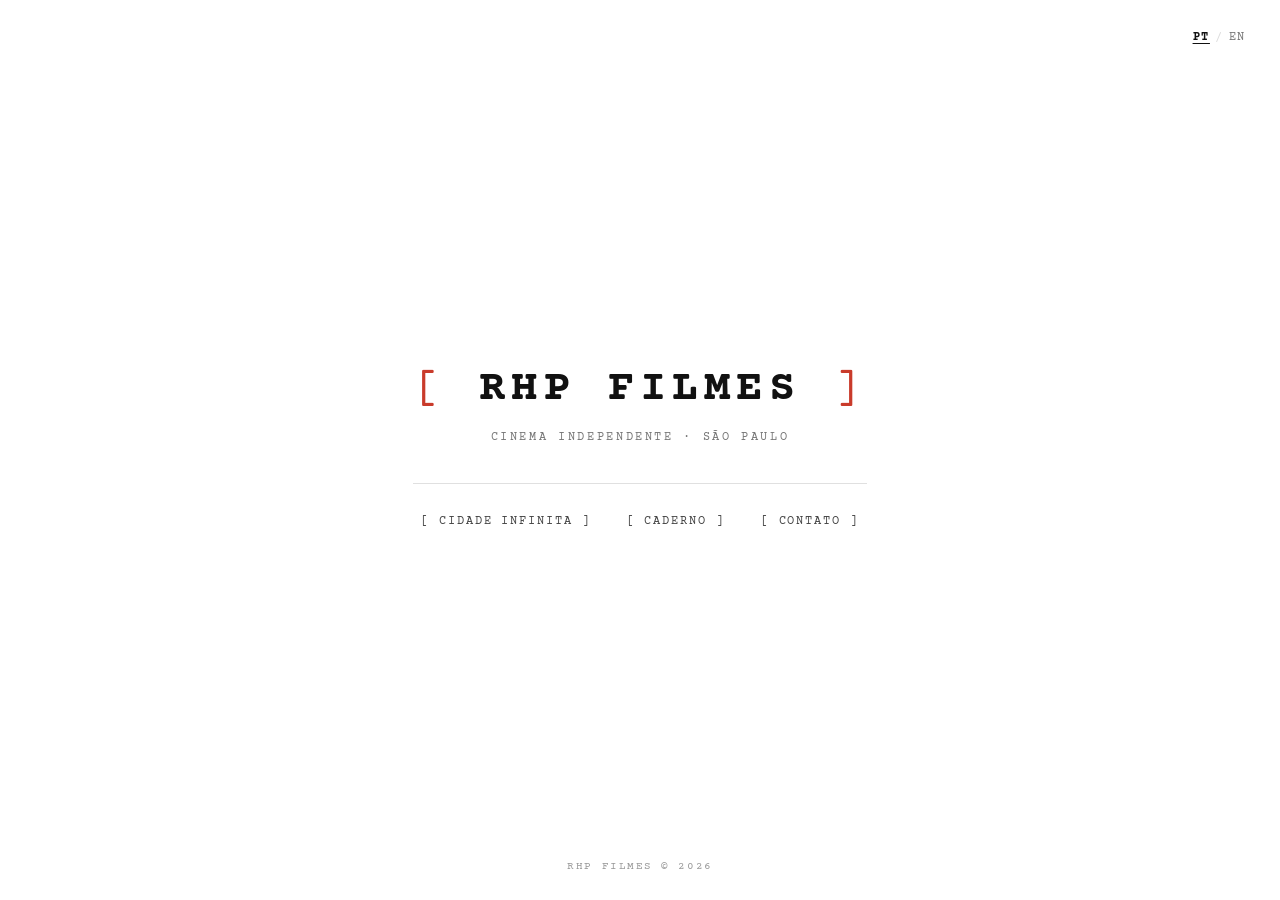
<file: index.html>
<!DOCTYPE html>
<html lang="pt-BR">
<head>
  <meta charset="UTF-8">
  <meta name="viewport" content="width=device-width, initial-scale=1.0">
  <title data-pt="RHP FILMES — Cinema Independente" data-en="RHP FILMES — Independent Cinema">RHP FILMES — Cinema Independente</title>
  <meta name="description" content="Produtora de cinema independente. São Paulo.">
  
  <link rel="stylesheet" href="css/screenplay.css">
  <link rel="stylesheet" href="css/home.css?v=2">
  <script src="js/lang.js" defer></script>
</head>
<body style="overflow: hidden;">

  <!-- Seletor de Idioma Discreto -->
  <div class="home-lang-fixed">
    <button type="button" class="lang-switch" aria-label="Alternar idioma / Switch language">
      <span class="lang-opt lang-opt-pt active">PT</span>
      <span class="lang-sep">/</span>
      <span class="lang-opt lang-opt-en">EN</span>
    </button>
  </div>

  <main class="home-viewport">
    
    <div class="home-center-brand">
      <h1 class="home-logo" style="white-space: nowrap;">
        <span class="bracket">[</span> RHP FILMES <span class="bracket">]</span>
      </h1>
      <p class="home-tagline">
        <span class="i18n-pt">cinema independente · são paulo</span>
        <span class="i18n-en">independent cinema · são paulo</span>
      </p>
    </div>

    <nav class="home-nav-minimal" aria-label="Navegação Principal">
      <a href="cidade-infinita.html">[ CIDADE INFINITA ]</a>
      <a href="caderno/">[ CADERNO ]</a>
      <a href="mailto:rhpfilmes@outlook.com">[ <span class="i18n-pt">CONTATO</span><span class="i18n-en">CONTACT</span> ]</a>
    </nav>

    <footer class="home-footer-meta">
      <span>RHP FILMES © 2026</span>
    </footer>

  </main>

</body>
</html>
</file>
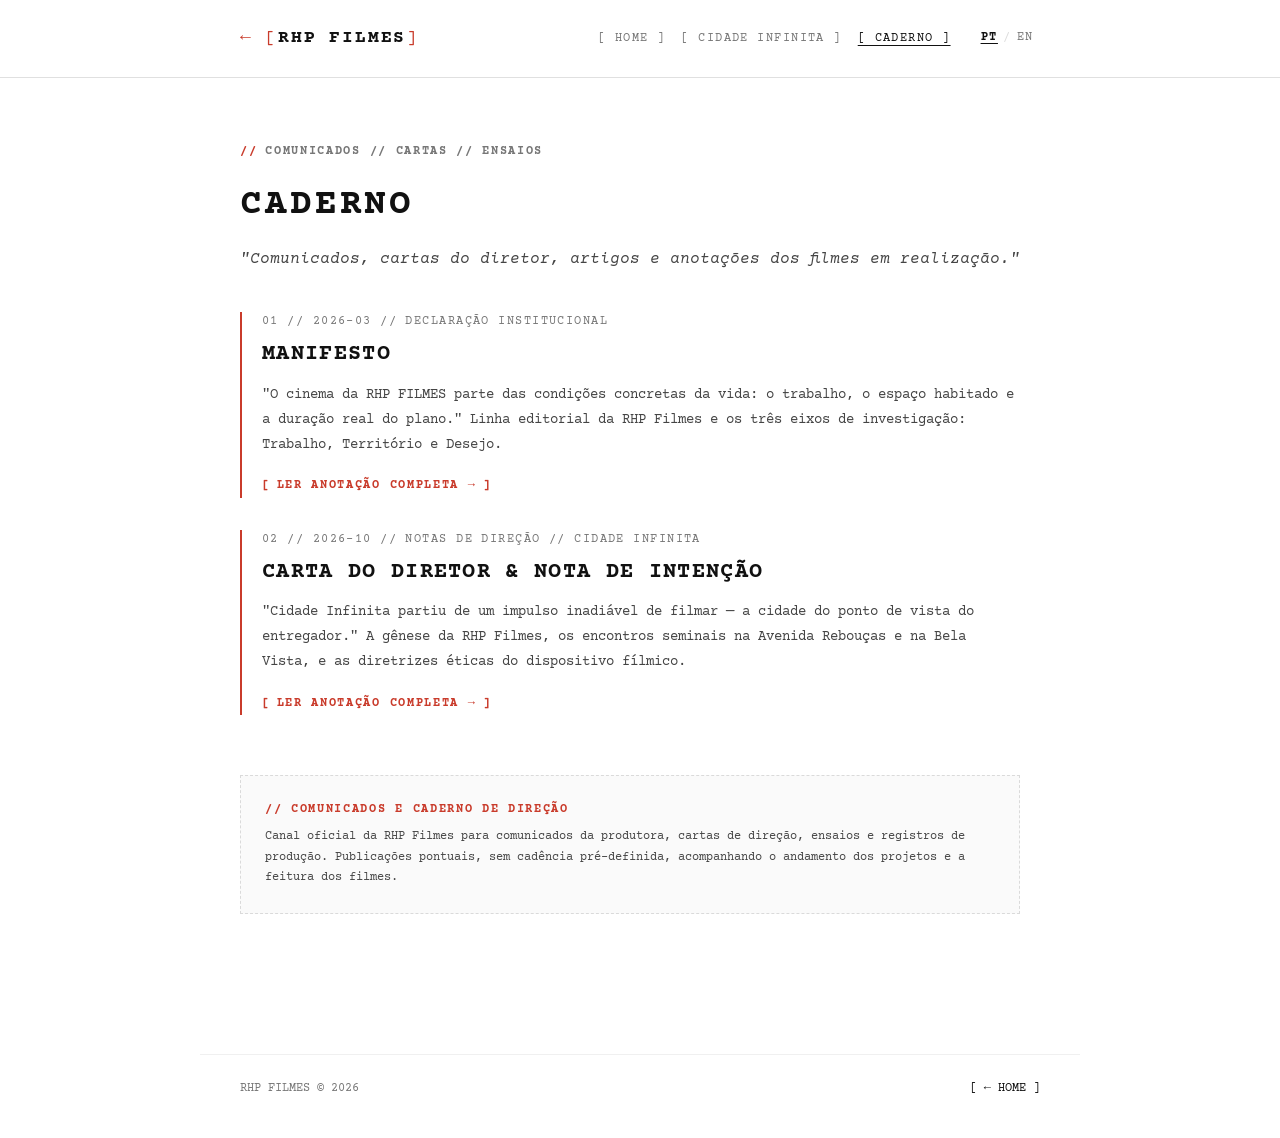
<file: caderno/index.html>
<!DOCTYPE html>
<html lang="pt-BR">
<head>
  <meta charset="UTF-8">
  <meta name="viewport" content="width=device-width, initial-scale=1.0">
  <title data-pt="CADERNO — RHP FILMES" data-en="CADERNO — RHP FILMES">CADERNO — RHP FILMES</title>
  <meta name="description" content="Caderno de notas, ensaios de processo, teoria cinematográfica e linha editorial da RHP Filmes.">
  
  <link rel="stylesheet" href="../css/screenplay.css">
  <link rel="stylesheet" href="../css/home.css?v=2">
  <script src="../js/lang.js" defer></script>
</head>
<body>

  <header class="internal-header">
    <div class="container internal-header-inner">
      <a href="../index.html" class="internal-logo" style="white-space: nowrap;">
        <span class="bracket">← [</span> RHP FILMES <span class="bracket">]</span>
      </a>

      <nav class="internal-nav" aria-label="Navegação">
        <a href="../index.html">[ HOME ]</a>
        <a href="../cidade-infinita.html">[ CIDADE INFINITA ]</a>
        <a href="index.html" class="active">[ CADERNO ]</a>

        <!-- Seletor de Idioma Discreto -->
        <button type="button" class="lang-switch" aria-label="Alternar idioma / Switch language" style="margin-left: 8px;">
          <span class="lang-opt lang-opt-pt active">PT</span>
          <span class="lang-sep">/</span>
          <span class="lang-opt lang-opt-en">EN</span>
        </button>
      </nav>
    </div>
  </header>

  <main class="internal-content">
    <div class="container">
      
      <div class="slugline" style="margin-bottom: 16px;">
        <span class="i18n-pt">COMUNICADOS // CARTAS // ENSAIOS</span>
        <span class="i18n-en">STATEMENTS // LETTERS // ESSAYS</span>
      </div>
      
      <h1 class="page-title">CADERNO</h1>
      
      <p class="page-tagline">
        <span class="i18n-pt">"Comunicados, cartas do diretor, artigos e anotações dos filmes em realização."</span>
        <span class="i18n-en">"Official statements, director's letters, articles, and working notes on films in progress."</span>
      </p>

      <!-- Lista Cronológica de Publicações -->
      <section style="display: flex; flex-direction: column; gap: 32px; margin-top: 40px; max-width: 780px;">
        
        <!-- Publicação 01: Manifesto -->
        <article style="border-left: 2px solid var(--accent-director); padding-left: 20px;">
          <div style="font-size: var(--text-xs); color: var(--text-muted); text-transform: uppercase; letter-spacing: 0.12em; margin-bottom: 6px;">
            <span>01 // 2026-03 // <span class="i18n-pt">DECLARAÇÃO INSTITUCIONAL</span><span class="i18n-en">INSTITUTIONAL STATEMENT</span></span>
          </div>

          <h2 style="font-size: var(--text-xl); font-weight: 700; letter-spacing: 0.06em; text-transform: uppercase; margin-bottom: 10px;">
            <a href="manifesto.html" style="color: var(--text-main);">MANIFESTO</a>
          </h2>

          <p style="font-size: var(--text-sm); color: var(--text-secondary); line-height: 1.8; margin-bottom: 14px;">
            <span class="i18n-pt">
              "O cinema da RHP FILMES parte das condições concretas da vida: o trabalho, o espaço habitado e a duração real do plano." Linha editorial da RHP Filmes e os três eixos de investigação: Trabalho, Território e Desejo.
            </span>
            <span class="i18n-en">
              "The cinema of RHP FILMES starts from the concrete conditions of life: labor, inhabited space, and the real duration of the shot." Editorial vision of RHP Filmes and the three axes of inquiry: Labor, Territory, and Desire.
            </span>
          </p>

          <a href="manifesto.html" style="display: inline-flex; align-items: center; gap: 6px; font-size: var(--text-xs); font-weight: 700; text-transform: uppercase; letter-spacing: 0.14em; color: var(--accent-director);">
            [ <span class="i18n-pt">LER ANOTAÇÃO COMPLETA →</span><span class="i18n-en">READ FULL ENTRY →</span> ]
          </a>
        </article>

        <!-- Publicação 02: Carta do Diretor & Nota de Intenção (Cidade Infinita) -->
        <article style="border-left: 2px solid var(--accent-director); padding-left: 20px;">
          <div style="font-size: var(--text-xs); color: var(--text-muted); text-transform: uppercase; letter-spacing: 0.12em; margin-bottom: 6px;">
            <span>02 // 2026-10 // <span class="i18n-pt">NOTAS DE DIREÇÃO // CIDADE INFINITA</span><span class="i18n-en">DIRECTOR'S NOTES // ENDLESS CITY</span></span>
          </div>

          <h2 style="font-size: var(--text-xl); font-weight: 700; letter-spacing: 0.06em; text-transform: uppercase; margin-bottom: 10px;">
            <a href="carta-do-diretor.html" style="color: var(--text-main);"><span class="i18n-pt">CARTA DO DIRETOR & NOTA DE INTENÇÃO</span><span class="i18n-en">DIRECTOR'S LETTER & STATEMENT OF INTENT</span></a>
          </h2>

          <p style="font-size: var(--text-sm); color: var(--text-secondary); line-height: 1.8; margin-bottom: 14px;">
            <span class="i18n-pt">
              "Cidade Infinita partiu de um impulso inadiável de filmar — a cidade do ponto de vista do entregador." A gênese da RHP Filmes, os encontros seminais na Avenida Rebouças e na Bela Vista, e as diretrizes éticas do dispositivo fílmico.
            </span>
            <span class="i18n-en">
              "Endless City arose from an undeniable urge to film — the city seen from the courier's vantage point." The genesis of RHP Filmes, seminal encounters on Rebouças and Bela Vista, and the ethical directives of the cinematic apparatus.
            </span>
          </p>

          <a href="carta-do-diretor.html" style="display: inline-flex; align-items: center; gap: 6px; font-size: var(--text-xs); font-weight: 700; text-transform: uppercase; letter-spacing: 0.14em; color: var(--accent-director);">
            [ <span class="i18n-pt">LER ANOTAÇÃO COMPLETA →</span><span class="i18n-en">READ FULL ENTRY →</span> ]
          </a>
        </article>

      </section>

      <!-- Nota de Rodapé do Caderno -->
      <div class="research-block" style="margin-top: 60px; max-width: 780px;">
        <div class="research-title" style="margin-bottom: 8px;">
          <span class="i18n-pt">// COMUNICADOS E CADERNO DE DIREÇÃO</span>
          <span class="i18n-en">// STATEMENTS AND DIRECTOR'S NOTEBOOK</span>
        </div>
        <p style="font-size: var(--text-xs); color: var(--text-secondary); line-height: 1.7; margin: 0;">
          <span class="i18n-pt">
            Canal oficial da RHP Filmes para comunicados da produtora, cartas de direção, ensaios e registros de produção. Publicações pontuais, sem cadência pré-definida, acompanhando o andamento dos projetos e a feitura dos filmes.
          </span>
          <span class="i18n-en">
            Official channel of RHP Filmes for company statements, director's letters, essays, and production records. Timely dispatches without a predefined cadence, following the progress of active projects and the making of the films.
          </span>
        </p>
      </div>

    </div>
  </main>

  <footer class="container" style="padding-top: 24px; padding-bottom: 40px; border-top: 1px solid var(--border-subtle); margin-top: 40px;">
    <div style="font-size: var(--text-xs); color: var(--text-muted); display: flex; justify-content: space-between; align-items: center; flex-wrap: wrap; gap: 12px;">
      <span>RHP FILMES © 2026</span>
      <a href="../index.html">[ ← HOME ]</a>
    </div>
  </footer>

</body>
</html>
</file>
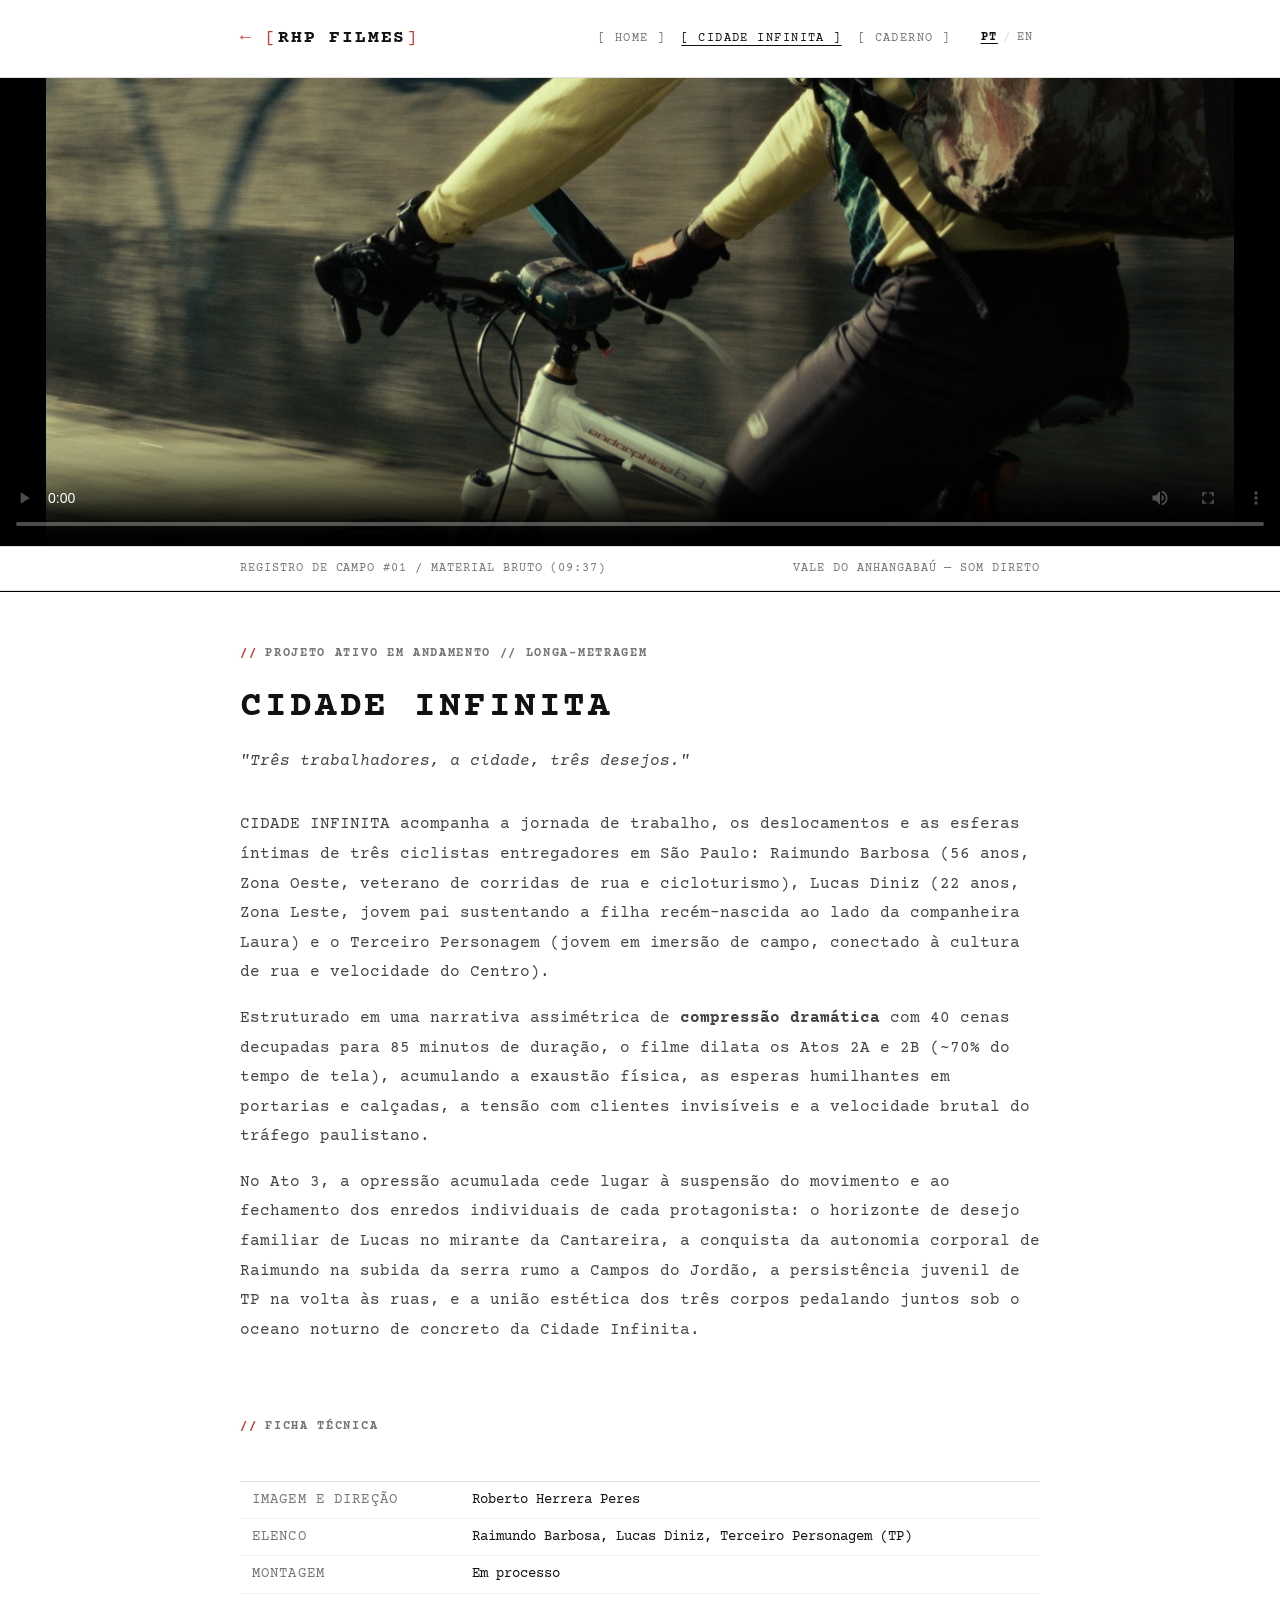
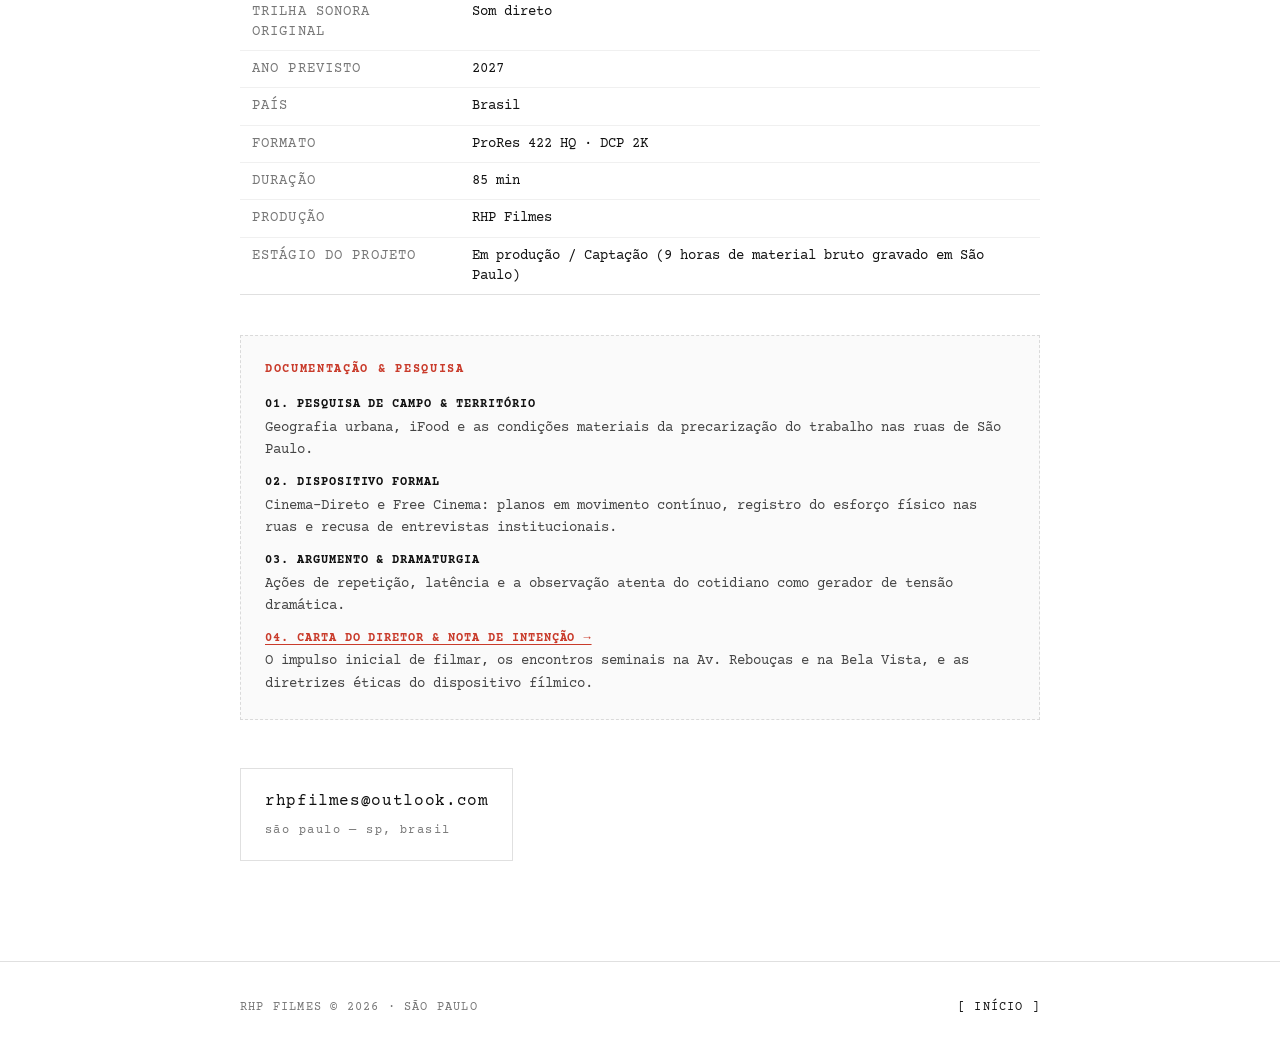
<file: cidade-infinita.html>
<!DOCTYPE html>
<html lang="pt-BR">
<head>
  <meta charset="UTF-8">
  <meta name="viewport" content="width=device-width, initial-scale=1.0">
  <title data-pt="CIDADE INFINITA — RHP FILMES" data-en="CIDADE INFINITA (ENDLESS CITY) — RHP FILMES">CIDADE INFINITA — RHP FILMES</title>
  <meta name="description" content="Longa-metragem documentário de estreia da RHP Filmes. Direção de Roberto Herrera Peres.">
  
  <link rel="stylesheet" href="css/screenplay.css">
  <link rel="stylesheet" href="css/home.css?v=20261031_0945">
  <script src="js/lang.js" defer></script>
  
  <style>
    /* Hero Full-Bleed Edge-to-Edge (Ocupa 100% da Largura da Tela) */
    .hero-fullbleed {
      width: 100% !important;
      max-width: 100% !important;
      background: #000000 !important;
      border-bottom: 1px solid var(--border-light, #e0e0e0);
      overflow: hidden;
      margin: 0 !important;
      padding: 0 !important;
    }

    .hero-fullbleed-video-wrap {
      width: 100% !important;
      max-width: 100% !important;
      height: clamp(320px, 52vh, 620px);
      position: relative;
      overflow: hidden;
      background: #000000 !important;
      display: flex;
      align-items: center;
      justify-content: center;
    }

    .hero-fullbleed-video-wrap video {
      width: 100% !important;
      height: 100% !important;
      object-fit: contain !important;
      object-position: center center !important;
      display: block !important;
      background: #000000 !important;
    }

    .hero-fullbleed-caption {
      width: 100% !important;
      padding: 12px 0;
      font-size: var(--text-xs, 11px);
      color: var(--text-muted, #737373);
      border-top: 1px solid var(--border-light, #e0e0e0);
      border-bottom: 1px solid var(--border-light, #e0e0e0);
      text-transform: uppercase;
      letter-spacing: 0.08em;
      background: #ffffff;
    }

    .hero-fullbleed-caption .container {
      display: flex;
      justify-content: space-between;
      align-items: center;
      flex-wrap: wrap;
      gap: 8px;
    }
  </style>
</head>
<body>

  <header class="internal-header">
    <div class="container internal-header-inner">
      <a href="index.html" class="internal-logo" style="white-space: nowrap;">
        <span class="bracket">← [</span> RHP FILMES <span class="bracket">]</span>
      </a>

      <nav class="internal-nav" aria-label="Navegação">
        <a href="index.html">[ HOME ]</a>
        <a href="cidade-infinita.html" class="active">[ CIDADE INFINITA ]</a>
        <a href="caderno/">[ CADERNO ]</a>
        
        <!-- Seletor de Idioma Discreto -->
        <button type="button" class="lang-switch" aria-label="Alternar idioma / Switch language" style="margin-left: 8px;">
          <span class="lang-opt lang-opt-pt active">PT</span>
          <span class="lang-sep">/</span>
          <span class="lang-opt lang-opt-en">EN</span>
        </button>
      </nav>
    </div>
  </header>

  <!-- Hero Full-Bleed: Ocupa toda a largura da tela (Área Monumental) -->
  <section class="hero-fullbleed">
    <div class="hero-fullbleed-video-wrap">
      <video 
        src="assets/video/cidade_infinita_registro_campo_01.mp4" 
        poster="assets/img/cidade_infinita_cover.jpg"
        controls
        preload="metadata"
        playsinline>
      </video>
    </div>
    <div class="hero-fullbleed-caption">
      <div class="container">
        <span>
          <span class="i18n-pt">REGISTRO DE CAMPO #01 / MATERIAL BRUTO (09:37)</span>
          <span class="i18n-en">FIELD RECORDING #01 / RAW FOOTAGE (09:37)</span>
        </span>
        <span>VALE DO ANHANGABAÚ — SOM DIRETO</span>
      </div>
    </div>
  </section>

  <main class="internal-content" style="padding-top: 48px;">
    <div class="container">
      
      <div class="slugline" style="margin-bottom: 16px;">
        <span class="i18n-pt">PROJETO ATIVO EM ANDAMENTO // LONGA-METRAGEM</span>
        <span class="i18n-en">ACTIVE PROJECT IN PROGRESS // FEATURE FILM</span>
      </div>
      
      <h1 class="page-title">CIDADE INFINITA</h1>
      
      <p class="page-tagline">
        <span class="i18n-pt">"Três trabalhadores, a cidade, três desejos."</span>
        <span class="i18n-en">"Three workers, the city, three desires."</span>
      </p>

      <!-- Sinopse Bilíngue -->
      <div style="font-size: var(--text-base); color: var(--text-secondary); line-height: 1.85; max-width: 820px; margin-bottom: 36px;">
        <div class="i18n-pt">
          <p style="margin-bottom: 16px;">
            CIDADE INFINITA acompanha a jornada de trabalho, os deslocamentos e as esferas íntimas de três ciclistas entregadores em São Paulo: Raimundo Barbosa (56 anos, Zona Oeste, veterano de corridas de rua e cicloturismo), Lucas Diniz (22 anos, Zona Leste, jovem pai sustentando a filha recém-nascida ao lado da companheira Laura) e o Terceiro Personagem (jovem em imersão de campo, conectado à cultura de rua e velocidade do Centro).
          </p>
          <p style="margin-bottom: 16px;">
            Estruturado em uma narrativa assimétrica de <strong>compressão dramática</strong> com 40 cenas decupadas para 85 minutos de duração, o filme dilata os Atos 2A e 2B (~70% do tempo de tela), acumulando a exaustão física, as esperas humilhantes em portarias e calçadas, a tensão com clientes invisíveis e a velocidade brutal do tráfego paulistano.
          </p>
          <p>
            No Ato 3, a opressão acumulada cede lugar à suspensão do movimento e ao fechamento dos enredos individuais de cada protagonista: o horizonte de desejo familiar de Lucas no mirante da Cantareira, a conquista da autonomia corporal de Raimundo na subida da serra rumo a Campos do Jordão, a persistência juvenil de TP na volta às ruas, e a união estética dos três corpos pedalando juntos sob o oceano noturno de concreto da Cidade Infinita.
          </p>
        </div>

        <div class="i18n-en">
          <p style="margin-bottom: 16px;">
            CIDADE INFINITA follows the work routine, journeys, and intimate spheres of three bicycle delivery couriers in São Paulo: Raimundo Barbosa (56, West Zone, veteran of street races and cycle touring), Lucas Diniz (22, East Zone, young father supporting his newborn daughter alongside his partner Laura), and the Third Character (a youth in field immersion, deeply connected to street culture and the pace of Downtown).
          </p>
          <p style="margin-bottom: 16px;">
            Structured around an asymmetrical narrative of <strong>dramatic compression</strong> with 40 broken-down scenes for an 85-minute runtime, the film dilates Acts 2A and 2B (~70% of screen time), accumulating physical exhaustion, humiliating waits at building entrances and curbs, tension with invisible customers, and the brutal speed of São Paulo's traffic.
          </p>
          <p>
            In Act 3, the accumulated oppression gives way to a suspension of movement and the resolution of each protagonist's individual storyline: Lucas's horizon of family aspiration at the Cantareira viewpoint, Raimundo's assertion of bodily autonomy on the mountain ascent toward Campos do Jordão, TP's youthful persistence upon returning to the streets, and the aesthetic union of the three bodies cycling together beneath the nocturnal concrete ocean of the Endless City.
          </p>
        </div>
      </div>

      <div class="slugline" style="margin: 36px 0 16px 0;">
        <span class="i18n-pt">FICHA TÉCNICA</span>
        <span class="i18n-en">CREDITS & TECHNICAL SPECS</span>
      </div>

      <table class="specs-table">
        <tbody>
          <tr>
            <th>
              <span class="i18n-pt">Imagem e Direção</span>
              <span class="i18n-en">Cinematography & Direction</span>
            </th>
            <td>Roberto Herrera Peres</td>
          </tr>
          <tr>
            <th>
              <span class="i18n-pt">Elenco</span>
              <span class="i18n-en">Cast</span>
            </th>
            <td>Raimundo Barbosa, Lucas Diniz, Terceiro Personagem (TP)</td>
          </tr>
          <tr>
            <th>
              <span class="i18n-pt">Montagem</span>
              <span class="i18n-en">Editing</span>
            </th>
            <td>
              <span class="i18n-pt">Em processo</span>
              <span class="i18n-en">In progress</span>
            </td>
          </tr>
          <tr>
            <th>
              <span class="i18n-pt">Trilha Sonora Original</span>
              <span class="i18n-en">Original Sound</span>
            </th>
            <td>
              <span class="i18n-pt">Som direto</span>
              <span class="i18n-en">Direct sound</span>
            </td>
          </tr>
          <tr>
            <th>
              <span class="i18n-pt">Ano Previsto</span>
              <span class="i18n-en">Projected Year</span>
            </th>
            <td>2027</td>
          </tr>
          <tr>
            <th>
              <span class="i18n-pt">País</span>
              <span class="i18n-en">Country</span>
            </th>
            <td>
              <span class="i18n-pt">Brasil</span>
              <span class="i18n-en">Brazil</span>
            </td>
          </tr>
          <tr>
            <th>
              <span class="i18n-pt">Formato</span>
              <span class="i18n-en">Format</span>
            </th>
            <td>ProRes 422 HQ · DCP 2K</td>
          </tr>
          <tr>
            <th>
              <span class="i18n-pt">Duração</span>
              <span class="i18n-en">Runtime</span>
            </th>
            <td>85 min</td>
          </tr>
          <tr>
            <th>
              <span class="i18n-pt">Produção</span>
              <span class="i18n-en">Production</span>
            </th>
            <td>RHP Filmes</td>
          </tr>
          <tr>
            <th>
              <span class="i18n-pt">Estágio do Projeto</span>
              <span class="i18n-en">Project Status</span>
            </th>
            <td>
              <span class="i18n-pt">Em produção / Captação (9 horas de material bruto gravado em São Paulo)</span>
              <span class="i18n-en">In production / Filming (9 hours of raw footage recorded in São Paulo)</span>
            </td>
          </tr>
        </tbody>
      </table>

      <!-- Links para a Pesquisa -->
      <div class="research-block">
        <div class="research-title">
          <span class="i18n-pt">DOCUMENTAÇÃO & PESQUISA</span>
          <span class="i18n-en">DOCUMENTATION & RESEARCH</span>
        </div>
        <ul class="research-list">
          <li class="research-item">
            <strong>
              <span class="i18n-pt">01. PESQUISA DE CAMPO & TERRITÓRIO</span>
              <span class="i18n-en">01. FIELD RESEARCH & TERRITORY</span>
            </strong>
            <p>
              <span class="i18n-pt">Geografia urbana, iFood e as condições materiais da precarização do trabalho nas ruas de São Paulo.</span>
              <span class="i18n-en">Urban geography, delivery platforms, and the material conditions of labor precarity on the streets of São Paulo.</span>
            </p>
          </li>
          <li class="research-item">
            <strong>
              <span class="i18n-pt">02. DISPOSITIVO FORMAL</span>
              <span class="i18n-en">02. FORMAL APPARATUS</span>
            </strong>
            <p>
              <span class="i18n-pt">Cinema-Direto e Free Cinema: planos em movimento contínuo, registro do esforço físico nas ruas e recusa de entrevistas institucionais.</span>
              <span class="i18n-en">Direct Cinema and Free Cinema: continuous moving shots, recording of physical labor on the streets, and refusal of institutional interviews.</span>
            </p>
          </li>
          <li class="research-item">
            <strong>
              <span class="i18n-pt">03. ARGUMENTO & DRAMATURGIA</span>
              <span class="i18n-en">03. PREMISE & DRAMATURGY</span>
            </strong>
            <p>
              <span class="i18n-pt">Ações de repetição, latência e a observação atenta do cotidiano como gerador de tensão dramática.</span>
              <span class="i18n-en">Repetitive action, latency, and attentive observation of everyday life as a generator of dramatic tension.</span>
            </p>
          </li>
          <li class="research-item">
            <strong>
              <a href="caderno/carta-do-diretor.html" style="color: var(--accent-director); text-decoration: underline; text-underline-offset: 3px;">
                <span class="i18n-pt">04. CARTA DO DIRETOR & NOTA DE INTENÇÃO →</span>
                <span class="i18n-en">04. DIRECTOR'S LETTER & STATEMENT OF INTENT →</span>
              </a>
            </strong>
            <p>
              <span class="i18n-pt">O impulso inicial de filmar, os encontros seminais na Av. Rebouças e na Bela Vista, e as diretrizes éticas do dispositivo fílmico.</span>
              <span class="i18n-en">The initial urge to film, seminal encounters on Rebouças and Bela Vista, and the ethical directives of the cinematic apparatus.</span>
            </p>
          </li>
        </ul>
      </div>

      <!-- Caixa de Contato Discreta -->
      <div class="contact-box">
        <a href="mailto:rhpfilmes@outlook.com">rhpfilmes@outlook.com</a>
        <span class="contact-sub">
          <span class="i18n-pt">São Paulo — SP, Brasil</span>
          <span class="i18n-en">São Paulo — SP, Brazil</span>
        </span>
      </div>

    </div>
  </main>

  <footer class="internal-footer">
    <div class="container" style="display: flex; justify-content: space-between; align-items: center; flex-wrap: wrap; gap: 12px;">
      <span>RHP FILMES © 2026 · SÃO PAULO</span>
      <a href="index.html">[ <span class="i18n-pt">INÍCIO</span><span class="i18n-en">HOME</span> ]</a>
    </div>
  </footer>

</body>
</html>
</file>
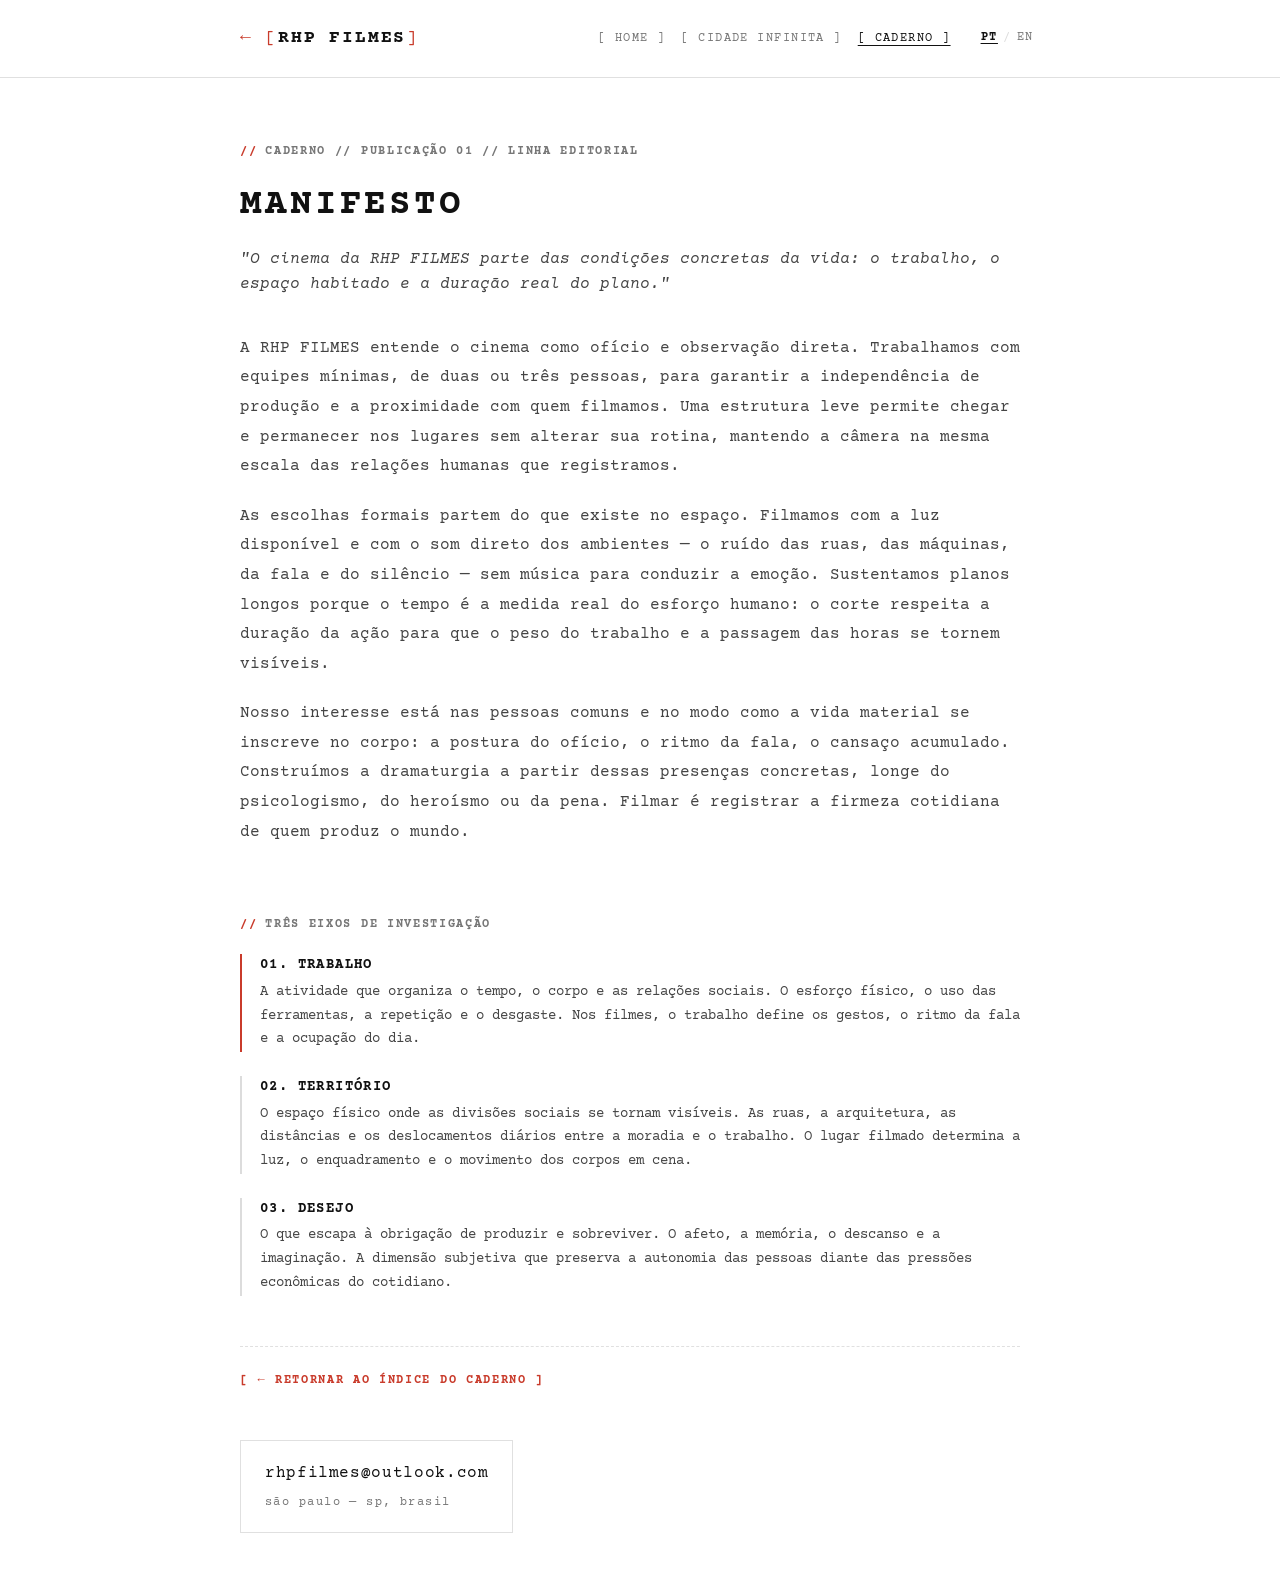
<file: manifesto.html>
<!DOCTYPE html>
<html lang="pt-BR">
<head>
  <meta charset="UTF-8">
  <meta http-equiv="refresh" content="0; url=caderno/manifesto.html">
  <link rel="canonical" href="caderno/manifesto.html">
  <title>MANIFESTO — CADERNO // RHP FILMES</title>
  <link rel="stylesheet" href="css/screenplay.css">
  <link rel="stylesheet" href="css/home.css?v=2">
</head>
<body style="display: flex; justify-content: center; align-items: center; min-height: 100vh; text-align: center; padding: 20px;">
  <div>
    <p style="font-size: var(--text-sm); margin-bottom: 12px; color: var(--text-muted);">
      // REDIRECIONANDO PARA O CADERNO...
    </p>
    <a href="caderno/manifesto.html" style="font-size: var(--text-base); font-weight: 700; color: var(--accent-director);">
      [ ACESSAR: CADERNO // MANIFESTO → ]
    </a>
  </div>
</body>
</html>
</file>
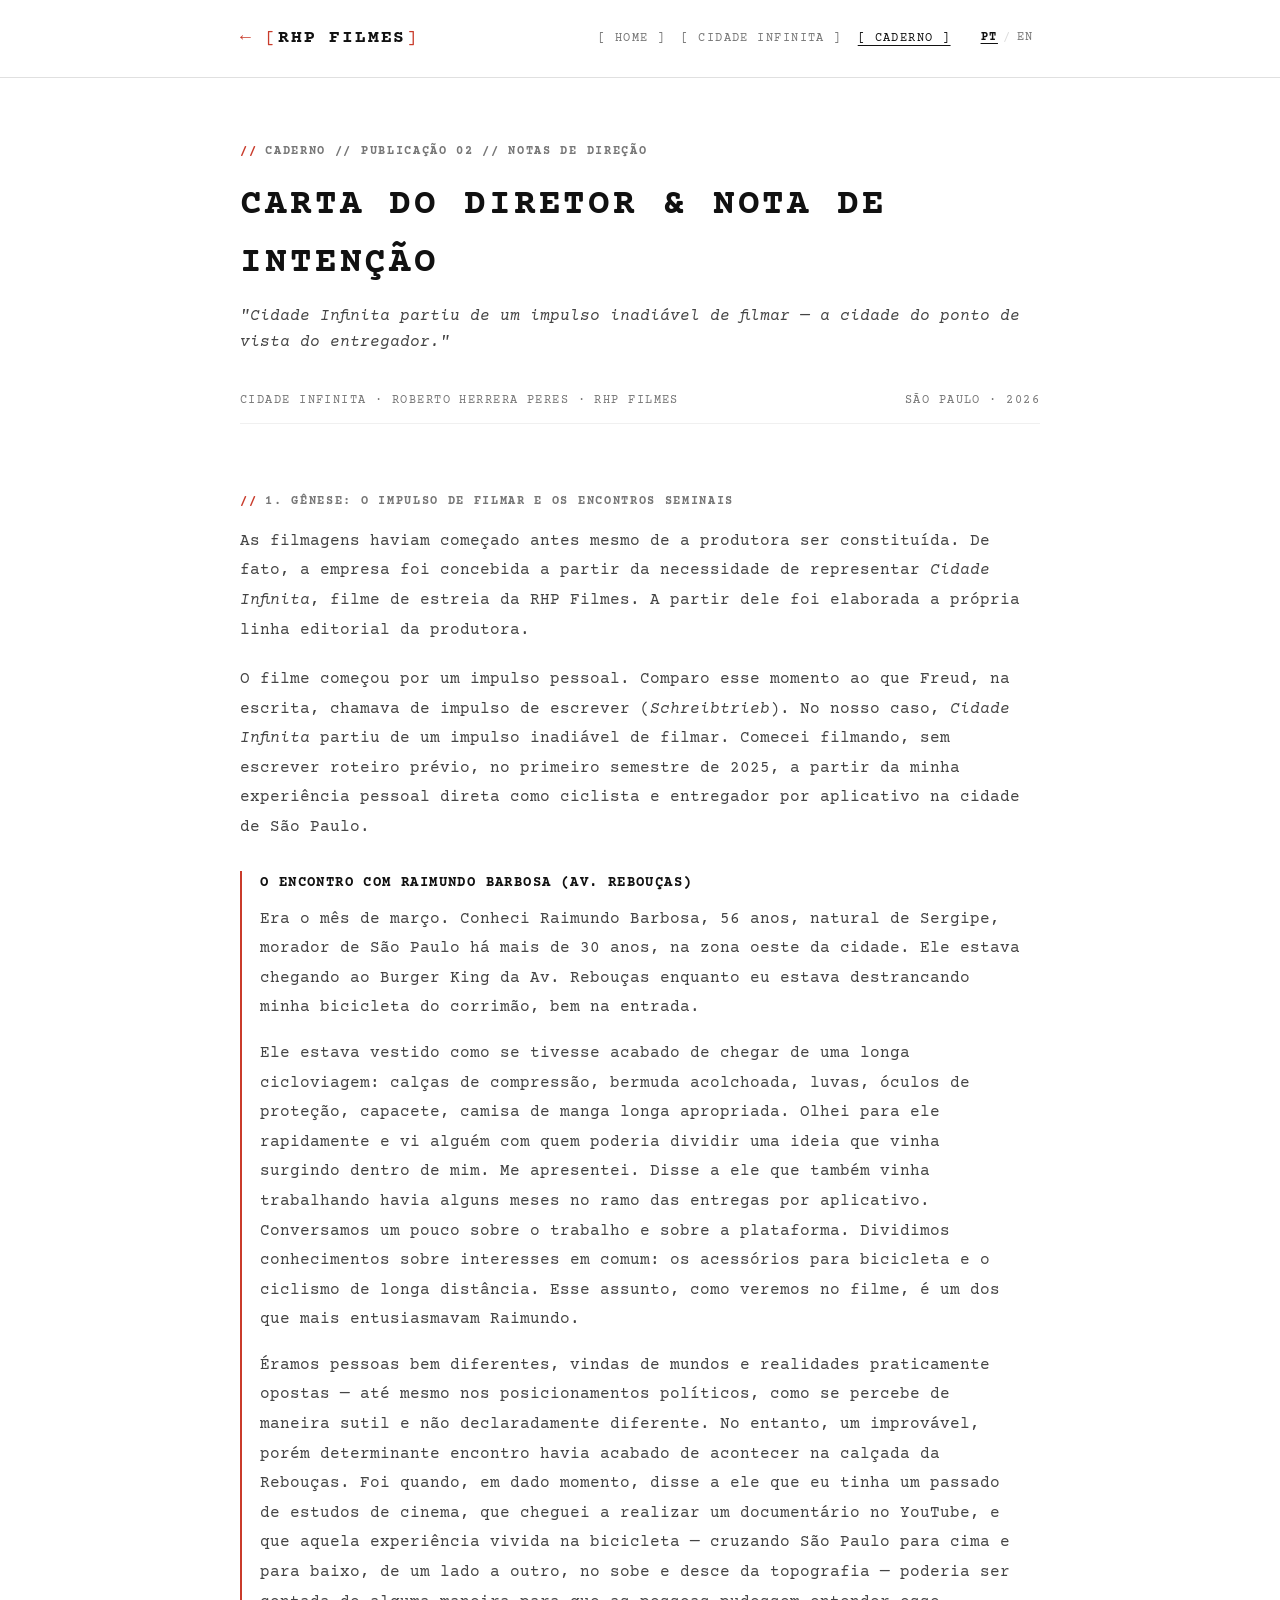
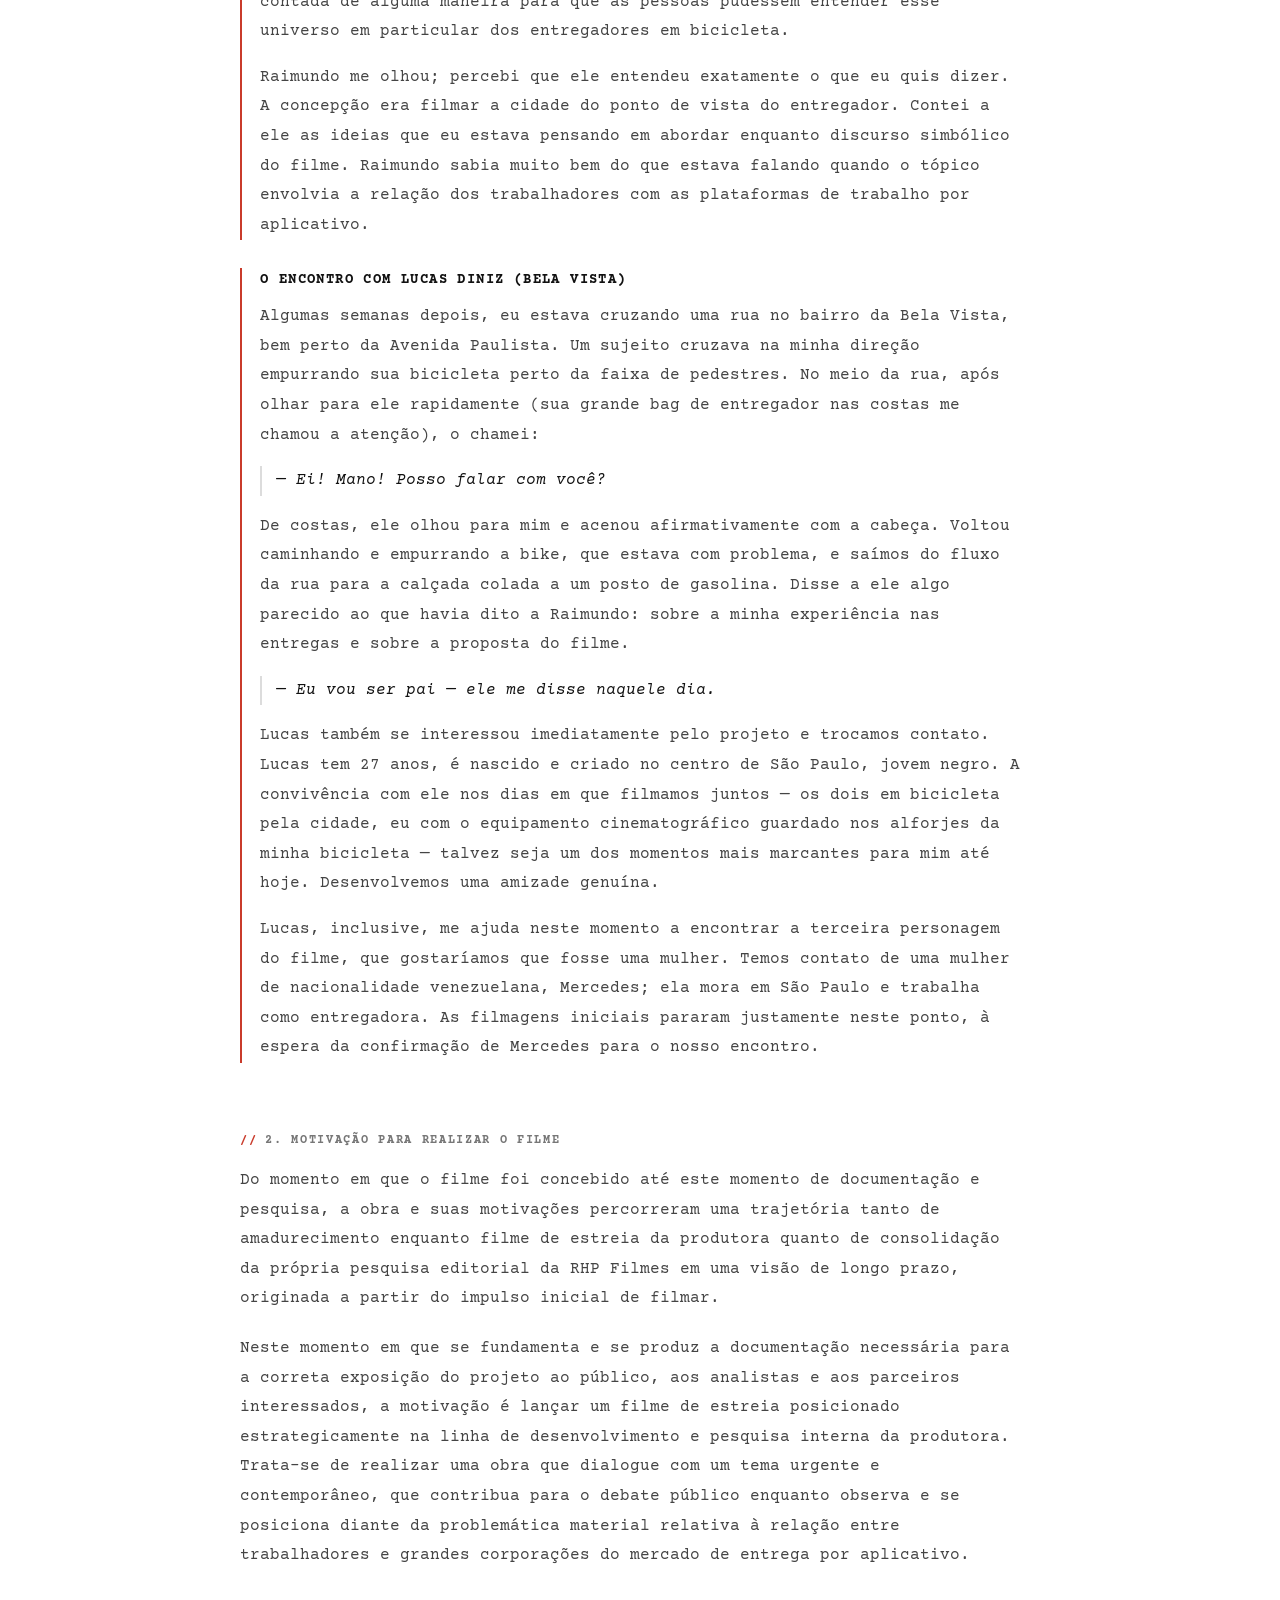
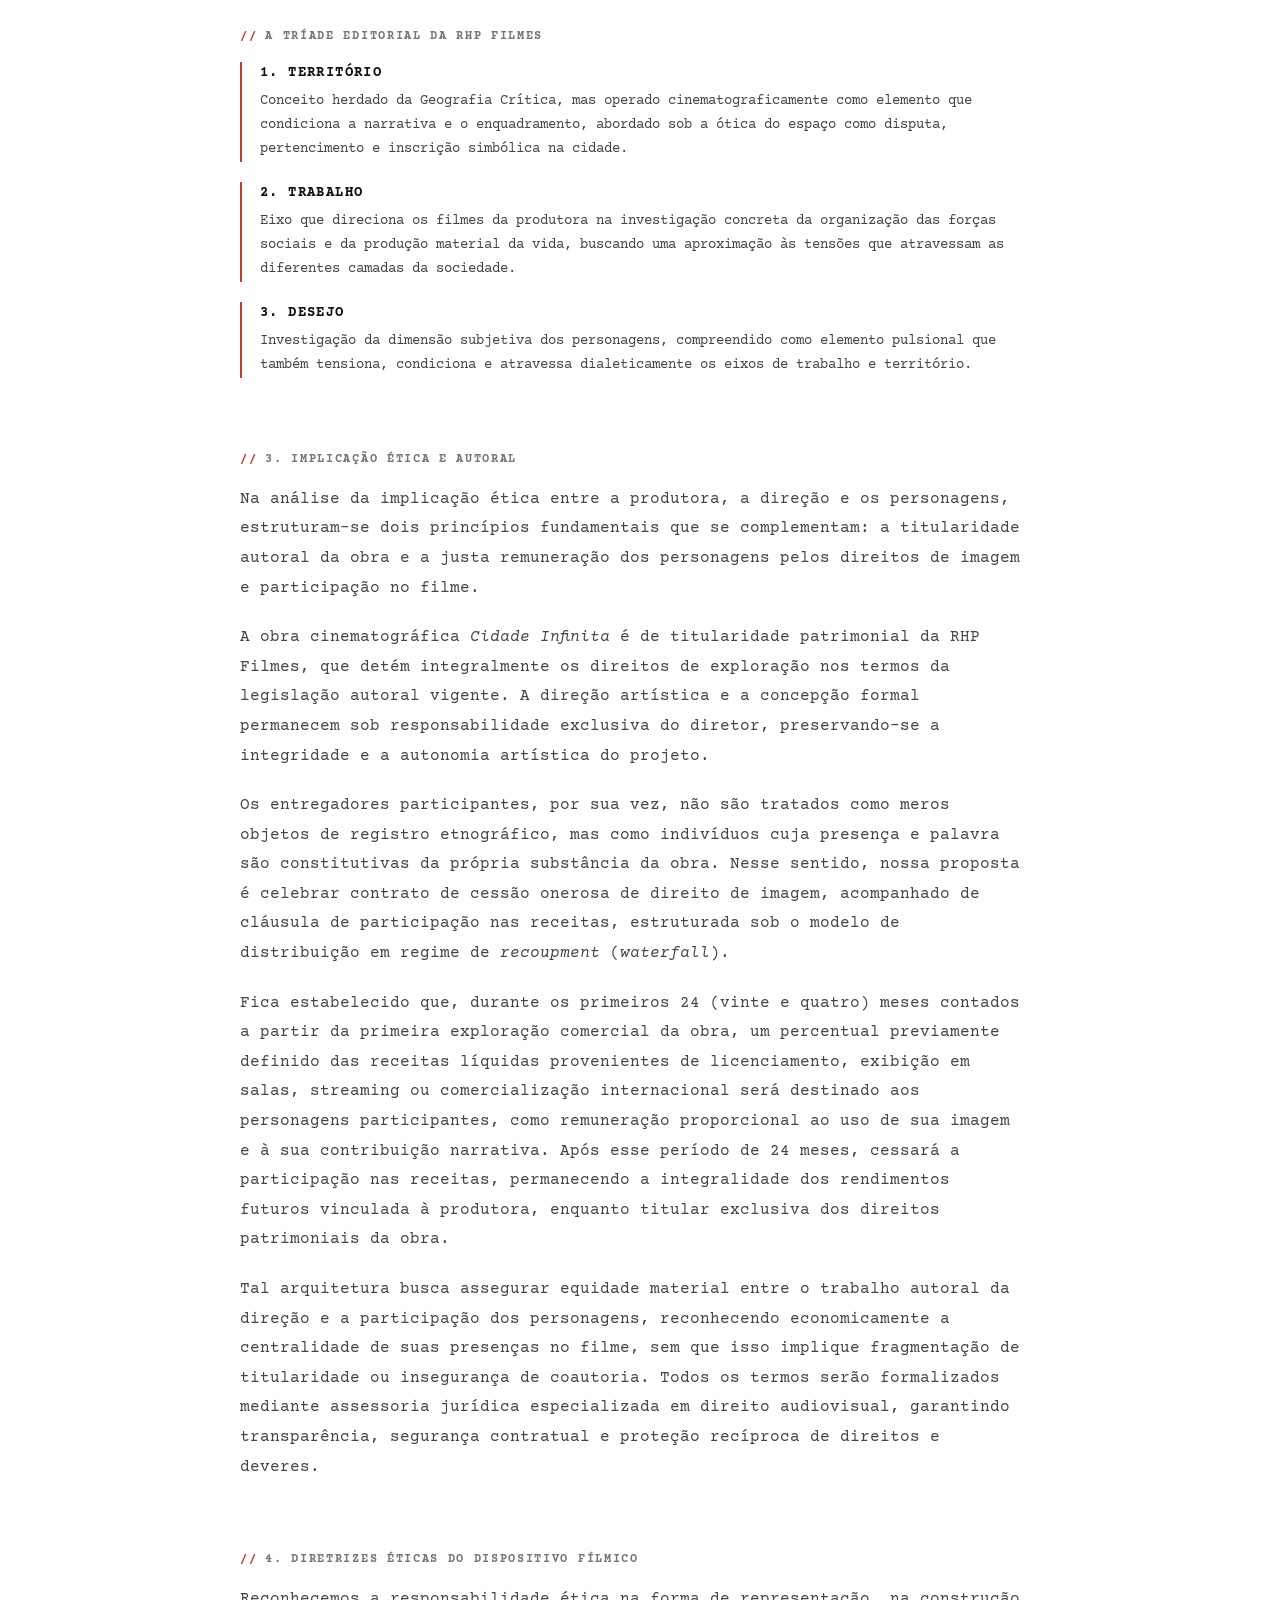
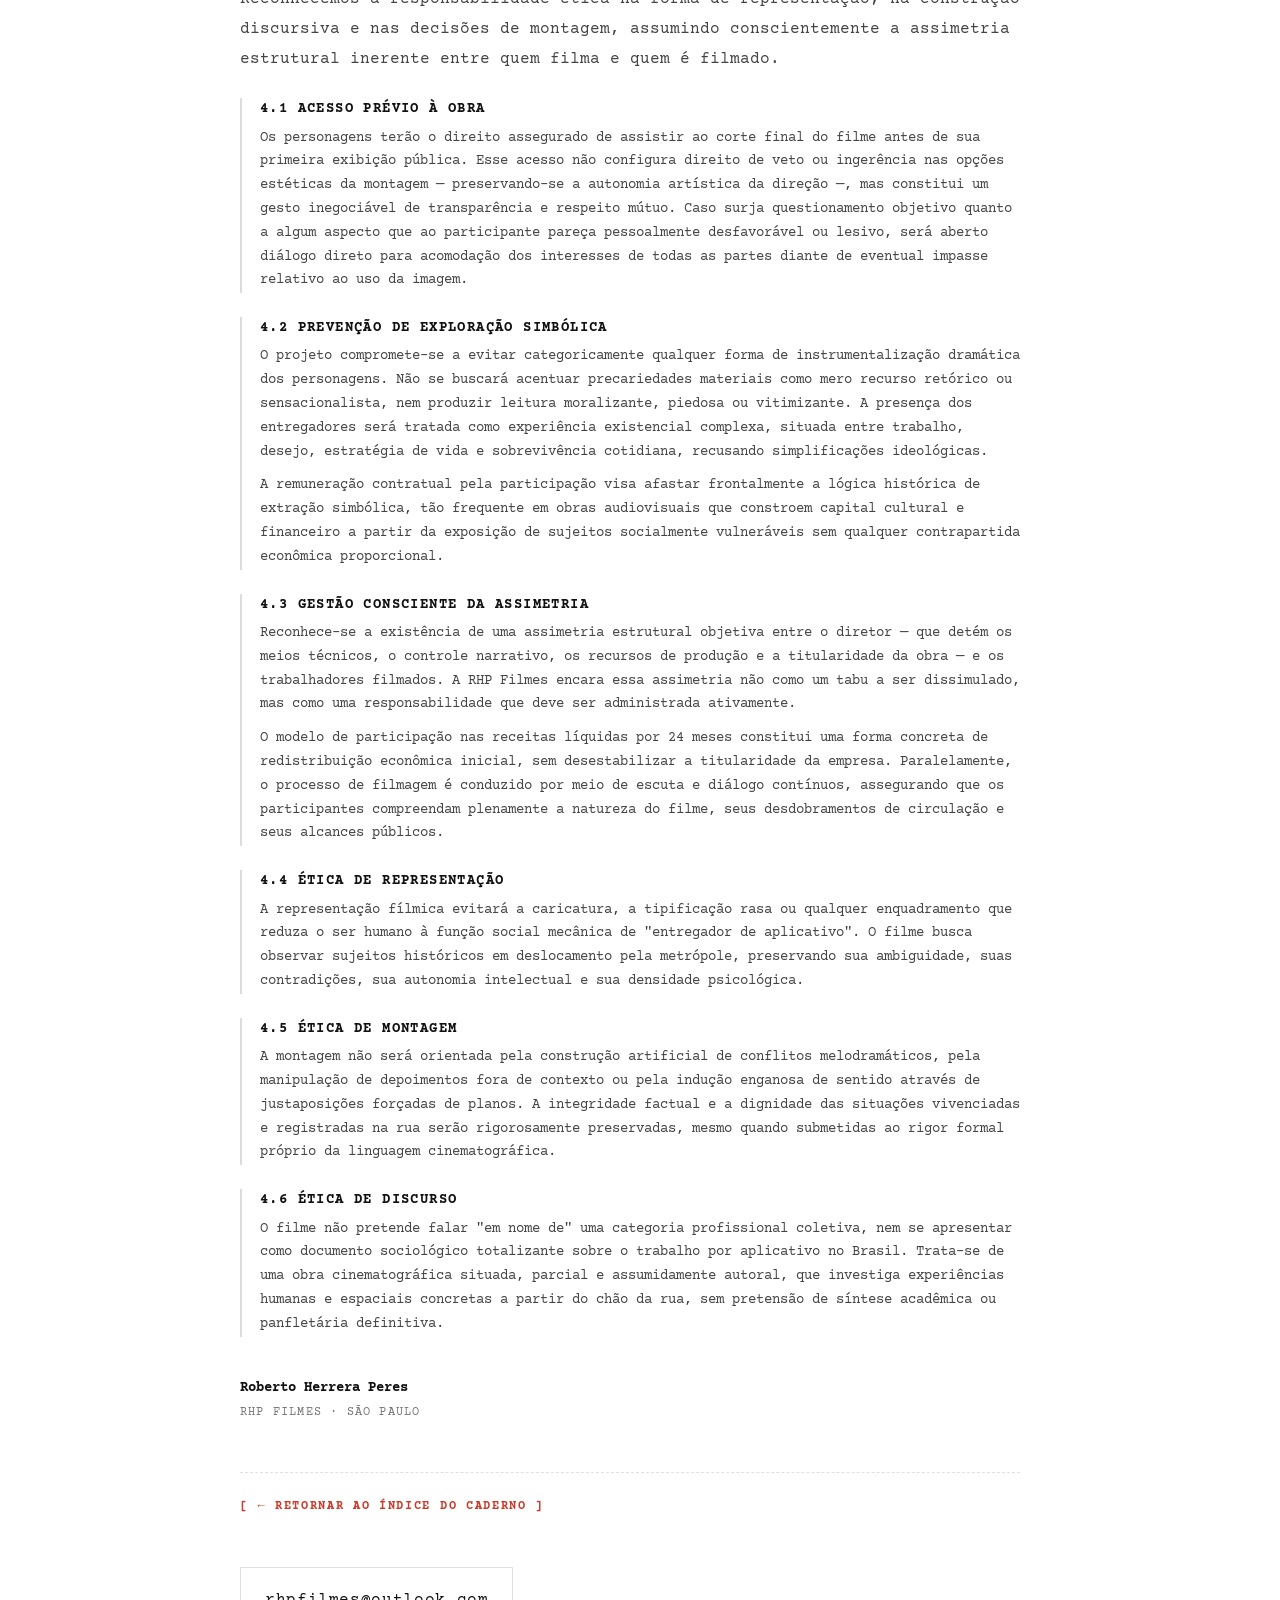
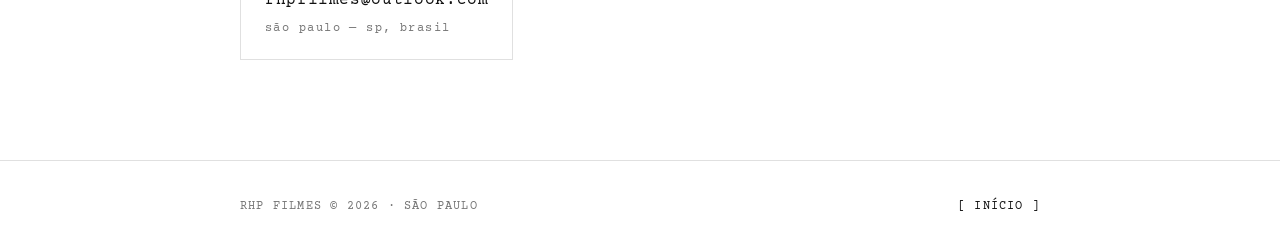
<file: caderno/carta-do-diretor.html>
<!DOCTYPE html>
<html lang="pt-BR">
<head>
  <meta charset="UTF-8">
  <meta name="viewport" content="width=device-width, initial-scale=1.0">
  <title data-pt="CARTA DO DIRETOR — CADERNO // RHP FILMES" data-en="DIRECTOR'S LETTER — CADERNO // RHP FILMES">CARTA DO DIRETOR — CADERNO // RHP FILMES</title>
  <meta name="description" content="Carta do Diretor & Nota de Intenção do longa-metragem Cidade Infinita. Caderno RHP Filmes #02.">
  
  <link rel="stylesheet" href="../css/screenplay.css">
  <link rel="stylesheet" href="../css/home.css?v=2">
  <script src="../js/lang.js" defer></script>
</head>
<body>

  <header class="internal-header">
    <div class="container internal-header-inner">
      <a href="../index.html" class="internal-logo" style="white-space: nowrap;">
        <span class="bracket">← [</span> RHP FILMES <span class="bracket">]</span>
      </a>

      <nav class="internal-nav" aria-label="Navegação">
        <a href="../index.html">[ HOME ]</a>
        <a href="../cidade-infinita.html">[ CIDADE INFINITA ]</a>
        <a href="index.html" class="active">[ CADERNO ]</a>

        <!-- Seletor de Idioma Discreto -->
        <button type="button" class="lang-switch" aria-label="Alternar idioma / Switch language" style="margin-left: 8px;">
          <span class="lang-opt lang-opt-pt active">PT</span>
          <span class="lang-sep">/</span>
          <span class="lang-opt lang-opt-en">EN</span>
        </button>
      </nav>
    </div>
  </header>

  <main class="internal-content">
    <div class="container">
      
      <!-- Rubrica de Identificação da Publicação -->
      <div class="slugline" style="margin-bottom: 16px;">
        <span class="i18n-pt">CADERNO // PUBLICAÇÃO 02 // NOTAS DE DIREÇÃO</span>
        <span class="i18n-en">CADERNO // ENTRY 02 // DIRECTOR'S NOTES</span>
      </div>
      
      <h1 class="page-title">
        <span class="i18n-pt">CARTA DO DIRETOR & NOTA DE INTENÇÃO</span>
        <span class="i18n-en">DIRECTOR'S LETTER & STATEMENT OF INTENT</span>
      </h1>
      
      <p class="page-tagline">
        <span class="i18n-pt">"Cidade Infinita partiu de um impulso inadiável de filmar — a cidade do ponto de vista do entregador."</span>
        <span class="i18n-en">"Endless City arose from an undeniable urge to film — the city seen from the courier's vantage point."</span>
      </p>

      <!-- Metadados da Obra -->
      <div style="font-size: var(--text-xs); color: var(--text-muted); text-transform: uppercase; letter-spacing: 0.12em; margin-bottom: 32px; padding-bottom: 12px; border-bottom: 1px solid var(--border-subtle); display: flex; justify-content: space-between; flex-wrap: wrap; gap: 8px;">
        <span>Cidade Infinita · Roberto Herrera Peres · RHP Filmes</span>
        <span>São Paulo · 2026</span>
      </div>

      <!-- SEÇÃO 1: GÊNESE -->
      <div class="slugline" style="margin: 36px 0 16px 0;">
        <span class="i18n-pt">1. GÊNESE: O IMPULSO DE FILMAR E OS ENCONTROS SEMINAIS</span>
        <span class="i18n-en">1. GENESIS: THE URGE TO FILM AND SEMINAL ENCOUNTERS</span>
      </div>

      <div style="font-size: var(--text-base); color: var(--text-secondary); line-height: 1.85; max-width: 780px;">
        <div class="i18n-pt">
          <p style="margin-bottom: 20px;">
            As filmagens haviam começado antes mesmo de a produtora ser constituída. De fato, a empresa foi concebida a partir da necessidade de representar <em>Cidade Infinita</em>, filme de estreia da RHP Filmes. A partir dele foi elaborada a própria linha editorial da produtora.
          </p>
          <p style="margin-bottom: 24px;">
            O filme começou por um impulso pessoal. Comparo esse momento ao que Freud, na escrita, chamava de impulso de escrever (<em>Schreibtrieb</em>). No nosso caso, <em>Cidade Infinita</em> partiu de um impulso inadiável de filmar. Comecei filmando, sem escrever roteiro prévio, no primeiro semestre de 2025, a partir da minha experiência pessoal direta como ciclista e entregador por aplicativo na cidade de São Paulo.
          </p>

          <!-- Raimundo Barbosa -->
          <div style="border-left: 2px solid var(--accent-director); padding-left: 18px; margin: 28px 0;">
            <strong style="display: block; font-size: var(--text-sm); text-transform: uppercase; letter-spacing: 0.1em; color: var(--text-main); margin-bottom: 8px;">
              O Encontro com Raimundo Barbosa (Av. Rebouças)
            </strong>
            <p style="font-size: var(--text-base); color: var(--text-secondary); line-height: 1.85; margin-bottom: 16px;">
              Era o mês de março. Conheci Raimundo Barbosa, 56 anos, natural de Sergipe, morador de São Paulo há mais de 30 anos, na zona oeste da cidade. Ele estava chegando ao Burger King da Av. Rebouças enquanto eu estava destrancando minha bicicleta do corrimão, bem na entrada.
            </p>
            <p style="font-size: var(--text-base); color: var(--text-secondary); line-height: 1.85; margin-bottom: 16px;">
              Ele estava vestido como se tivesse acabado de chegar de uma longa cicloviagem: calças de compressão, bermuda acolchoada, luvas, óculos de proteção, capacete, camisa de manga longa apropriada. Olhei para ele rapidamente e vi alguém com quem poderia dividir uma ideia que vinha surgindo dentro de mim. Me apresentei. Disse a ele que também vinha trabalhando havia alguns meses no ramo das entregas por aplicativo. Conversamos um pouco sobre o trabalho e sobre a plataforma. Dividimos conhecimentos sobre interesses em comum: os acessórios para bicicleta e o ciclismo de longa distância. Esse assunto, como veremos no filme, é um dos que mais entusiasmavam Raimundo.
            </p>
            <p style="font-size: var(--text-base); color: var(--text-secondary); line-height: 1.85; margin-bottom: 16px;">
              Éramos pessoas bem diferentes, vindas de mundos e realidades praticamente opostas — até mesmo nos posicionamentos políticos, como se percebe de maneira sutil e não declaradamente diferente. No entanto, um improvável, porém determinante encontro havia acabado de acontecer na calçada da Rebouças. Foi quando, em dado momento, disse a ele que eu tinha um passado de estudos de cinema, que cheguei a realizar um documentário no YouTube, e que aquela experiência vivida na bicicleta — cruzando São Paulo para cima e para baixo, de um lado a outro, no sobe e desce da topografia — poderia ser contada de alguma maneira para que as pessoas pudessem entender esse universo em particular dos entregadores em bicicleta.
            </p>
            <p style="font-size: var(--text-base); color: var(--text-secondary); line-height: 1.85; margin: 0;">
              Raimundo me olhou; percebi que ele entendeu exatamente o que eu quis dizer. A concepção era filmar a cidade do ponto de vista do entregador. Contei a ele as ideias que eu estava pensando em abordar enquanto discurso simbólico do filme. Raimundo sabia muito bem do que estava falando quando o tópico envolvia a relação dos trabalhadores com as plataformas de trabalho por aplicativo.
            </p>
          </div>

          <!-- Lucas Diniz -->
          <div style="border-left: 2px solid var(--accent-director); padding-left: 18px; margin: 28px 0;">
            <strong style="display: block; font-size: var(--text-sm); text-transform: uppercase; letter-spacing: 0.1em; color: var(--text-main); margin-bottom: 8px;">
              O Encontro com Lucas Diniz (Bela Vista)
            </strong>
            <p style="font-size: var(--text-base); color: var(--text-secondary); line-height: 1.85; margin-bottom: 16px;">
              Algumas semanas depois, eu estava cruzando uma rua no bairro da Bela Vista, bem perto da Avenida Paulista. Um sujeito cruzava na minha direção empurrando sua bicicleta perto da faixa de pedestres. No meio da rua, após olhar para ele rapidamente (sua grande bag de entregador nas costas me chamou a atenção), o chamei:
            </p>
            <p style="font-size: var(--text-base); color: var(--text-main); font-style: italic; line-height: 1.85; margin-bottom: 16px; padding-left: 14px; border-left: 2px solid var(--border-solid);">
              — Ei! Mano! Posso falar com você?
            </p>
            <p style="font-size: var(--text-base); color: var(--text-secondary); line-height: 1.85; margin-bottom: 16px;">
              De costas, ele olhou para mim e acenou afirmativamente com a cabeça. Voltou caminhando e empurrando a bike, que estava com problema, e saímos do fluxo da rua para a calçada colada a um posto de gasolina. Disse a ele algo parecido ao que havia dito a Raimundo: sobre a minha experiência nas entregas e sobre a proposta do filme.
            </p>
            <p style="font-size: var(--text-base); color: var(--text-main); font-style: italic; line-height: 1.85; margin-bottom: 16px; padding-left: 14px; border-left: 2px solid var(--border-solid);">
              — Eu vou ser pai — ele me disse naquele dia.
            </p>
            <p style="font-size: var(--text-base); color: var(--text-secondary); line-height: 1.85; margin-bottom: 16px;">
              Lucas também se interessou imediatamente pelo projeto e trocamos contato. Lucas tem 27 anos, é nascido e criado no centro de São Paulo, jovem negro. A convivência com ele nos dias em que filmamos juntos — os dois em bicicleta pela cidade, eu com o equipamento cinematográfico guardado nos alforjes da minha bicicleta — talvez seja um dos momentos mais marcantes para mim até hoje. Desenvolvemos uma amizade genuína.
            </p>
            <p style="font-size: var(--text-base); color: var(--text-secondary); line-height: 1.85; margin: 0;">
              Lucas, inclusive, me ajuda neste momento a encontrar a terceira personagem do filme, que gostaríamos que fosse uma mulher. Temos contato de uma mulher de nacionalidade venezuelana, Mercedes; ela mora em São Paulo e trabalha como entregadora. As filmagens iniciais pararam justamente neste ponto, à espera da confirmação de Mercedes para o nosso encontro.
            </p>
          </div>
        </div>

        <div class="i18n-en">
          <p style="margin-bottom: 20px;">
            Filming had begun even before the production company was officially founded. In fact, the company was conceived out of the need to represent <em>Endless City</em> (<em>Cidade Infinita</em>), RHP Filmes' debut feature. The production company's editorial line was developed directly from it.
          </p>
          <p style="margin-bottom: 24px;">
            The film began from a personal impulse. I compare this moment to what Freud called the urge to write (<em>Schreibtrieb</em>). In our case, <em>Endless City</em> arose from an undeniable urge to film. I began shooting, without any prior written screenplay, during the first half of 2025, drawing directly from my personal experience as a cyclist and app delivery courier in the city of São Paulo.
          </p>

          <!-- Raimundo Barbosa (EN) -->
          <div style="border-left: 2px solid var(--accent-director); padding-left: 18px; margin: 28px 0;">
            <strong style="display: block; font-size: var(--text-sm); text-transform: uppercase; letter-spacing: 0.1em; color: var(--text-main); margin-bottom: 8px;">
              The Encounter with Raimundo Barbosa (Rebouças Ave)
            </strong>
            <p style="font-size: var(--text-base); color: var(--text-secondary); line-height: 1.85; margin-bottom: 16px;">
              It was the month of March. I met Raimundo Barbosa, 56, originally from Sergipe, a resident of São Paulo for over 30 years, living in the city's western zone. He was arriving at the Burger King on Rebouças Avenue just as I was unlocking my bicycle from the handrail, right by the entrance.
            </p>
            <p style="font-size: var(--text-base); color: var(--text-secondary); line-height: 1.85; margin-bottom: 16px;">
              He was dressed as if he had just arrived from a long bicycle tour: compression tights, padded shorts, gloves, protective eyewear, helmet, and an appropriate long-sleeved jersey. I took a brief look at him and saw someone with whom I could share an idea that had been forming within me. I introduced myself. I told him that I had also been working for several months in the app delivery trade. We talked briefly about the job and the platform. We shared insights on common interests: bicycle components and long-distance cycling. This topic, as seen in the film, is one that most impassioned Raimundo.
            </p>
            <p style="font-size: var(--text-base); color: var(--text-secondary); line-height: 1.85; margin-bottom: 16px;">
              We were quite different people, coming from practically opposite worlds and realities—even in our political leanings, as is subtly and tacitly apparent. Nevertheless, an improbable yet decisive encounter had just taken place on that Rebouças sidewalk. At a certain point, I told him about my background in film studies, that I had previously made a documentary on YouTube, and that our lived experience on the bicycle—crossing São Paulo back and forth, from one end to another, through the constant ups and downs of its topography—could be recounted in a way that allowed people to grasp this specific world of bicycle couriers.
            </p>
            <p style="font-size: var(--text-base); color: var(--text-secondary); line-height: 1.85; margin: 0;">
              Raimundo looked at me; I could tell he understood precisely what I meant. The premise was to film the city strictly from the courier's vantage point. I shared the symbolic discourse I intended to address in the film. Raimundo knew intimately what he was talking about when it came to workers' relations with gig economy platforms.
            </p>
          </div>

          <!-- Lucas Diniz (EN) -->
          <div style="border-left: 2px solid var(--accent-director); padding-left: 18px; margin: 28px 0;">
            <strong style="display: block; font-size: var(--text-sm); text-transform: uppercase; letter-spacing: 0.1em; color: var(--text-main); margin-bottom: 8px;">
              The Encounter with Lucas Diniz (Bela Vista)
            </strong>
            <p style="font-size: var(--text-base); color: var(--text-secondary); line-height: 1.85; margin-bottom: 16px;">
              A few weeks later, I was crossing a street in the Bela Vista neighborhood, very close to Paulista Avenue. A guy was heading in my direction pushing his bicycle near the pedestrian crossing. In the middle of the street, after glancing at him (the large delivery backpack on his shoulders caught my attention), I called out:
            </p>
            <p style="font-size: var(--text-base); color: var(--text-main); font-style: italic; line-height: 1.85; margin-bottom: 16px; padding-left: 14px; border-left: 2px solid var(--border-solid);">
              — "Hey! Brother! Can I talk to you for a second?"
            </p>
            <p style="font-size: var(--text-base); color: var(--text-secondary); line-height: 1.85; margin-bottom: 16px;">
              From behind, he turned, looked at me, and nodded affirmatively. He walked back pushing his bike, which had a mechanical issue, and we stepped out of traffic onto the sidewalk adjacent to a gas station. I told him something similar to what I had told Raimundo: about my own experience in deliveries and the film's premise.
            </p>
            <p style="font-size: var(--text-base); color: var(--text-main); font-style: italic; line-height: 1.85; margin-bottom: 16px; padding-left: 14px; border-left: 2px solid var(--border-solid);">
              — "I’m going to be a father," he told me that day.
            </p>
            <p style="font-size: var(--text-base); color: var(--text-secondary); line-height: 1.85; margin-bottom: 16px;">
              Lucas also took an immediate interest in the project, and we exchanged contact details. Lucas is 27, born and raised in central São Paulo, a young Black man. Spending time with him during the days we shot together—both of us on bicycles across the city, with my camera gear packed into the panniers of my bike—is perhaps one of the most poignant experiences for me to date. We developed a genuine friendship.
            </p>
            <p style="font-size: var(--text-base); color: var(--text-secondary); line-height: 1.85; margin: 0;">
              Lucas is even helping me now to locate the third subject for the film, whom we would like to be a woman. We have the contact of a Venezuelan woman, Mercedes; she lives in São Paulo and works as a delivery courier. Principal preliminary filming paused precisely at this juncture, awaiting Mercedes' confirmation for our shoot.
            </p>
          </div>
        </div>
      </div>

      <!-- SEÇÃO 2: MOTIVAÇÃO PARA REALIZAR O FILME -->
      <div class="slugline" style="margin: 40px 0 16px 0;">
        <span class="i18n-pt">2. MOTIVAÇÃO PARA REALIZAR O FILME</span>
        <span class="i18n-en">2. MOTIVATION FOR MAKING THE FILM</span>
      </div>

      <div style="font-size: var(--text-base); color: var(--text-secondary); line-height: 1.85; max-width: 780px;">
        <div class="i18n-pt">
          <p style="margin-bottom: 20px;">
            Do momento em que o filme foi concebido até este momento de documentação e pesquisa, a obra e suas motivações percorreram uma trajetória tanto de amadurecimento enquanto filme de estreia da produtora quanto de consolidação da própria pesquisa editorial da RHP Filmes em uma visão de longo prazo, originada a partir do impulso inicial de filmar.
          </p>
          <p style="margin-bottom: 28px;">
            Neste momento em que se fundamenta e se produz a documentação necessária para a correta exposição do projeto ao público, aos analistas e aos parceiros interessados, a motivação é lançar um filme de estreia posicionado estrategicamente na linha de desenvolvimento e pesquisa interna da produtora. Trata-se de realizar uma obra que dialogue com um tema urgente e contemporâneo, que contribua para o debate público enquanto observa e se posiciona diante da problemática material relativa à relação entre trabalhadores e grandes corporações do mercado de entrega por aplicativo.
          </p>
        </div>

        <div class="i18n-en">
          <p style="margin-bottom: 20px;">
            From the moment the film was conceived to this current phase of documentation and research, the work and its underlying motivations have matured both as the company's debut feature and as the consolidation of RHP Filmes' long-term editorial inquiry, stemming from that initial urge to film.
          </p>
          <p style="margin-bottom: 28px;">
            At this stage, as we build the necessary documentation to properly present the project to the public, analysts, and interested partners, our drive is to release a debut film strategically anchored in the company's internal research trajectory. It means creating a work that engages with an urgent and contemporary subject, contributing to public discourse while observing and positioning itself before the material struggles between workers and gig economy delivery corporations.
          </p>
        </div>
      </div>

      <!-- A TRÍADE EDITORIAL -->
      <div class="slugline" style="margin: 28px 0 16px 0;">
        <span class="i18n-pt">A TRÍADE EDITORIAL DA RHP FILMES</span>
        <span class="i18n-en">THE EDITORIAL TRIAD OF RHP FILMES</span>
      </div>

      <div style="display: flex; flex-direction: column; gap: 20px; max-width: 780px; margin-bottom: 32px;">
        <div style="border-left: 2px solid var(--accent-director); padding-left: 18px;">
          <strong style="display: block; font-size: var(--text-sm); text-transform: uppercase; letter-spacing: 0.1em; color: var(--text-main); margin-bottom: 6px;">
            <span class="i18n-pt">1. TERRITÓRIO</span>
            <span class="i18n-en">1. TERRITORY</span>
          </strong>
          <p style="font-size: var(--text-sm); color: var(--text-secondary); line-height: 1.7; margin: 0;">
            <span class="i18n-pt">Conceito herdado da Geografia Crítica, mas operado cinematograficamente como elemento que condiciona a narrativa e o enquadramento, abordado sob a ótica do espaço como disputa, pertencimento e inscrição simbólica na cidade.</span>
            <span class="i18n-en">A concept inherited from Critical Geography, yet operated cinematographically as a force conditioning narrative and framing—approached as space defined by dispute, belonging, and symbolic inscription across the city.</span>
          </p>
        </div>

        <div style="border-left: 2px solid var(--accent-director); padding-left: 18px;">
          <strong style="display: block; font-size: var(--text-sm); text-transform: uppercase; letter-spacing: 0.1em; color: var(--text-main); margin-bottom: 6px;">
            <span class="i18n-pt">2. TRABALHO</span>
            <span class="i18n-en">2. LABOR</span>
          </strong>
          <p style="font-size: var(--text-sm); color: var(--text-secondary); line-height: 1.7; margin: 0;">
            <span class="i18n-pt">Eixo que direciona os filmes da produtora na investigação concreta da organização das forças sociais e da produção material da vida, buscando uma aproximação às tensões que atravessam as diferentes camadas da sociedade.</span>
            <span class="i18n-en">The axis guiding the production company's films toward concrete inquiry into the organization of social forces and the material production of life, pursuing the tensions that fracture different layers of society.</span>
          </p>
        </div>

        <div style="border-left: 2px solid var(--accent-director); padding-left: 18px;">
          <strong style="display: block; font-size: var(--text-sm); text-transform: uppercase; letter-spacing: 0.1em; color: var(--text-main); margin-bottom: 6px;">
            <span class="i18n-pt">3. DESEJO</span>
            <span class="i18n-en">3. DESIRE</span>
          </strong>
          <p style="font-size: var(--text-sm); color: var(--text-secondary); line-height: 1.7; margin: 0;">
            <span class="i18n-pt">Investigação da dimensão subjetiva dos personagens, compreendido como elemento pulsional que também tensiona, condiciona e atravessa dialeticamente os eixos de trabalho e território.</span>
            <span class="i18n-en">An inquiry into the subjective dimension of the subjects, understood as a drive that dialectically strains, conditions, and traverses the axes of labor and territory.</span>
          </p>
        </div>
      </div>

      <!-- SEÇÃO 3: IMPLICAÇÃO ÉTICA E AUTORAL -->
      <div class="slugline" style="margin: 40px 0 16px 0;">
        <span class="i18n-pt">3. IMPLICAÇÃO ÉTICA E AUTORAL</span>
        <span class="i18n-en">3. ETHICAL AND AUTHORIAL IMPLICATION</span>
      </div>

      <div style="font-size: var(--text-base); color: var(--text-secondary); line-height: 1.85; max-width: 780px;">
        <div class="i18n-pt">
          <p style="margin-bottom: 20px;">
            Na análise da implicação ética entre a produtora, a direção e os personagens, estruturam-se dois princípios fundamentais que se complementam: a titularidade autoral da obra e a justa remuneração dos personagens pelos direitos de imagem e participação no filme.
          </p>
          <p style="margin-bottom: 20px;">
            A obra cinematográfica <em>Cidade Infinita</em> é de titularidade patrimonial da RHP Filmes, que detém integralmente os direitos de exploração nos termos da legislação autoral vigente. A direção artística e a concepção formal permanecem sob responsabilidade exclusiva do diretor, preservando-se a integridade e a autonomia artística do projeto.
          </p>
          <p style="margin-bottom: 20px;">
            Os entregadores participantes, por sua vez, não são tratados como meros objetos de registro etnográfico, mas como indivíduos cuja presença e palavra são constitutivas da própria substância da obra. Nesse sentido, nossa proposta é celebrar contrato de cessão onerosa de direito de imagem, acompanhado de cláusula de participação nas receitas, estruturada sob o modelo de distribuição em regime de <em>recoupment</em> (<em>waterfall</em>).
          </p>
          <p style="margin-bottom: 20px;">
            Fica estabelecido que, durante os primeiros 24 (vinte e quatro) meses contados a partir da primeira exploração comercial da obra, um percentual previamente definido das receitas líquidas provenientes de licenciamento, exibição em salas, streaming ou comercialização internacional será destinado aos personagens participantes, como remuneração proporcional ao uso de sua imagem e à sua contribuição narrativa. Após esse período de 24 meses, cessará a participação nas receitas, permanecendo a integralidade dos rendimentos futuros vinculada à produtora, enquanto titular exclusiva dos direitos patrimoniais da obra.
          </p>
          <p style="margin-bottom: 28px;">
            Tal arquitetura busca assegurar equidade material entre o trabalho autoral da direção e a participação dos personagens, reconhecendo economicamente a centralidade de suas presenças no filme, sem que isso implique fragmentação de titularidade ou insegurança de coautoria. Todos os termos serão formalizados mediante assessoria jurídica especializada em direito audiovisual, garantindo transparência, segurança contratual e proteção recíproca de direitos e deveres.
          </p>
        </div>

        <div class="i18n-en">
          <p style="margin-bottom: 20px;">
            In analyzing the ethical relationship between the production company, the director, and the subjects, two complementary principles emerge: the authorial ownership of the work and the fair remuneration of the participants for their likeness rights and participation in the film.
          </p>
          <p style="margin-bottom: 20px;">
            The cinematic work <em>Endless City</em> is the proprietary asset of RHP Filmes, which holds all exploitation rights under current copyright law. Artistic direction and formal conception remain the sole responsibility of the director, safeguarding the artistic integrity and autonomy of the project.
          </p>
          <p style="margin-bottom: 20px;">
            The participating couriers, on the other hand, are not treated as mere objects of ethnographic recording, but as individuals whose physical presence and words constitute the very substance of the film. In this regard, our proposal establishes an onerous image-rights assignment agreement paired with a profit-participation clause, structured under a waterfall recoupment model.
          </p>
          <p style="margin-bottom: 20px;">
            It is stipulated that, during the first 24 (twenty-four) months following the initial commercial exploitation of the work, a predefined percentage of net revenues derived from licensing, theatrical exhibition, streaming, or international sales will be distributed to the participating subjects, as compensation commensurate with the use of their image and narrative contribution. Following this 24-month window, revenue participation will conclude, and all subsequent earnings will remain exclusively with the production company as sole proprietary copyright holder.
          </p>
          <p style="margin-bottom: 28px;">
            This architecture seeks to ensure material equity between authorial direction and the participants' involvement, economically recognizing the centrality of their presence in the film without fragmenting legal ownership or generating co-authorship ambiguities. All terms are to be formalized through legal counsel specialized in entertainment law, guaranteeing transparency, contractual security, and mutual protection of rights and responsibilities.
          </p>
        </div>
      </div>

      <!-- SEÇÃO 4: DIRETRIZES ÉTICAS DO DISPOSITIVO FÍLMICO -->
      <div class="slugline" style="margin: 40px 0 16px 0;">
        <span class="i18n-pt">4. DIRETRIZES ÉTICAS DO DISPOSITIVO FÍLMICO</span>
        <span class="i18n-en">4. ETHICAL DIRECTIVES OF THE CINEMATIC APPARATUS</span>
      </div>

      <div style="font-size: var(--text-base); color: var(--text-secondary); line-height: 1.85; max-width: 780px;">
        <div class="i18n-pt">
          <p style="margin-bottom: 24px;">
            Reconhecemos a responsabilidade ética na forma de representação, na construção discursiva e nas decisões de montagem, assumindo conscientemente a assimetria estrutural inerente entre quem filma e quem é filmado.
          </p>
        </div>
        <div class="i18n-en">
          <p style="margin-bottom: 24px;">
            We acknowledge our ethical responsibility regarding representation, discourse construction, and editing decisions, consciously assuming the structural asymmetry inherent between filmmaker and subjects.
          </p>
        </div>
      </div>

      <!-- Subseções 4.1 a 4.6 -->
      <div style="display: flex; flex-direction: column; gap: 24px; max-width: 780px; margin-bottom: 32px;">
        
        <!-- 4.1 -->
        <div style="border-left: 2px solid var(--border-solid); padding-left: 18px;">
          <strong style="display: block; font-size: var(--text-sm); text-transform: uppercase; letter-spacing: 0.1em; color: var(--text-main); margin-bottom: 6px;">
            <span class="i18n-pt">4.1 ACESSO PRÉVIO À OBRA</span>
            <span class="i18n-en">4.1 PRIOR ACCESS TO THE WORK</span>
          </strong>
          <p style="font-size: var(--text-sm); color: var(--text-secondary); line-height: 1.7; margin: 0;">
            <span class="i18n-pt">Os personagens terão o direito assegurado de assistir ao corte final do filme antes de sua primeira exibição pública. Esse acesso não configura direito de veto ou ingerência nas opções estéticas da montagem — preservando-se a autonomia artística da direção —, mas constitui um gesto inegociável de transparência e respeito mútuo. Caso surja questionamento objetivo quanto a algum aspecto que ao participante pareça pessoalmente desfavorável ou lesivo, será aberto diálogo direto para acomodação dos interesses de todas as partes diante de eventual impasse relativo ao uso da imagem.</span>
            <span class="i18n-en">The subjects will be granted the right to view the final cut of the film prior to its first public exhibition. This preview does not grant veto power or interference in directorial editing choices—preserving authorial aesthetic autonomy—yet represents an uncompromisable commitment to transparency and mutual respect. Should any objective grievance arise regarding aspects deemed personally detrimental or harmful to the participant, direct dialogue will take place to reconcile interests and address image use disputes.</span>
          </p>
        </div>

        <!-- 4.2 -->
        <div style="border-left: 2px solid var(--border-solid); padding-left: 18px;">
          <strong style="display: block; font-size: var(--text-sm); text-transform: uppercase; letter-spacing: 0.1em; color: var(--text-main); margin-bottom: 6px;">
            <span class="i18n-pt">4.2 PREVENÇÃO DE EXPLORAÇÃO SIMBÓLICA</span>
            <span class="i18n-en">4.2 PREVENTION OF SYMBOLIC EXPLOITATION</span>
          </strong>
          <p style="font-size: var(--text-sm); color: var(--text-secondary); line-height: 1.7; margin-bottom: 10px;">
            <span class="i18n-pt">O projeto compromete-se a evitar categoricamente qualquer forma de instrumentalização dramática dos personagens. Não se buscará acentuar precariedades materiais como mero recurso retórico ou sensacionalista, nem produzir leitura moralizante, piedosa ou vitimizante. A presença dos entregadores será tratada como experiência existencial complexa, situada entre trabalho, desejo, estratégia de vida e sobrevivência cotidiana, recusando simplificações ideológicas.</span>
            <span class="i18n-en">The project categorically pledges to avoid any dramatic instrumentalization of the subjects. We will not accentuate material hardship as a rhetorical device or sensationalist spectacle, nor produce a moralizing, pitying, or victimizing portrayal. The presence of the couriers will be approached as a complex existential condition situated between labor, desire, life strategies, and everyday survival, refusing ideological reductions.</span>
          </p>
          <p style="font-size: var(--text-sm); color: var(--text-secondary); line-height: 1.7; margin: 0;">
            <span class="i18n-pt">A remuneração contratual pela participação visa afastar frontalmente a lógica histórica de extração simbólica, tão frequente em obras audiovisuais que constroem capital cultural e financeiro a partir da exposição de sujeitos socialmente vulneráveis sem qualquer contrapartida econômica proporcional.</span>
            <span class="i18n-en">Contractual remuneration directly challenges the historical legacy of symbolic extraction common in cinema, where cultural and financial capital is built upon the exposure of vulnerable individuals without proportional economic return.</span>
          </p>
        </div>

        <!-- 4.3 -->
        <div style="border-left: 2px solid var(--border-solid); padding-left: 18px;">
          <strong style="display: block; font-size: var(--text-sm); text-transform: uppercase; letter-spacing: 0.1em; color: var(--text-main); margin-bottom: 6px;">
            <span class="i18n-pt">4.3 GESTÃO CONSCIENTE DA ASSIMETRIA</span>
            <span class="i18n-en">4.3 CONSCIOUS MANAGEMENT OF ASYMMETRY</span>
          </strong>
          <p style="font-size: var(--text-sm); color: var(--text-secondary); line-height: 1.7; margin-bottom: 10px;">
            <span class="i18n-pt">Reconhece-se a existência de uma assimetria estrutural objetiva entre o diretor — que detém os meios técnicos, o controle narrativo, os recursos de produção e a titularidade da obra — e os trabalhadores filmados. A RHP Filmes encara essa assimetria não como um tabu a ser dissimulado, mas como uma responsabilidade que deve ser administrada ativamente.</span>
            <span class="i18n-en">We acknowledge the structural asymmetry between the director—who controls technical tools, narrative pacing, production capital, and film ownership—and the workers filmed. RHP Filmes treats this asymmetry not as a concealed taboo, but as a responsibility that must be actively navigated.</span>
          </p>
          <p style="font-size: var(--text-sm); color: var(--text-secondary); line-height: 1.7; margin: 0;">
            <span class="i18n-pt">O modelo de participação nas receitas líquidas por 24 meses constitui uma forma concreta de redistribuição econômica inicial, sem desestabilizar a titularidade da empresa. Paralelamente, o processo de filmagem é conduzido por meio de escuta e diálogo contínuos, assegurando que os participantes compreendam plenamente a natureza do filme, seus desdobramentos de circulação e seus alcances públicos.</span>
            <span class="i18n-en">The 24-month net revenue participation model establishes concrete economic redistribution without destabilizing company ownership. Simultaneously, the shoot is conducted through continuous dialogue, ensuring participants fully understand the nature of the film, its circulation path, and its public footprint.</span>
          </p>
        </div>

        <!-- 4.4 -->
        <div style="border-left: 2px solid var(--border-solid); padding-left: 18px;">
          <strong style="display: block; font-size: var(--text-sm); text-transform: uppercase; letter-spacing: 0.1em; color: var(--text-main); margin-bottom: 6px;">
            <span class="i18n-pt">4.4 ÉTICA DE REPRESENTAÇÃO</span>
            <span class="i18n-en">4.4 ETHICS OF REPRESENTATION</span>
          </strong>
          <p style="font-size: var(--text-sm); color: var(--text-secondary); line-height: 1.7; margin: 0;">
            <span class="i18n-pt">A representação fílmica evitará a caricatura, a tipificação rasa ou qualquer enquadramento que reduza o ser humano à função social mecânica de "entregador de aplicativo". O filme busca observar sujeitos históricos em deslocamento pela metrópole, preservando sua ambiguidade, suas contradições, sua autonomia intelectual e sua densidade psicológica.</span>
            <span class="i18n-en">Cinematic representation will avoid caricature, shallow typification, or any lens reducing a human being to the mechanical social label of "gig courier". The film seeks to observe historical subjects moving through the metropolis, safeguarding their ambiguity, internal contradictions, intellectual autonomy, and psychological weight.</span>
          </p>
        </div>

        <!-- 4.5 -->
        <div style="border-left: 2px solid var(--border-solid); padding-left: 18px;">
          <strong style="display: block; font-size: var(--text-sm); text-transform: uppercase; letter-spacing: 0.1em; color: var(--text-main); margin-bottom: 6px;">
            <span class="i18n-pt">4.5 ÉTICA DE MONTAGEM</span>
            <span class="i18n-en">4.5 ETHICS OF EDITING</span>
          </strong>
          <p style="font-size: var(--text-sm); color: var(--text-secondary); line-height: 1.7; margin: 0;">
            <span class="i18n-pt">A montagem não será orientada pela construção artificial de conflitos melodramáticos, pela manipulação de depoimentos fora de contexto ou pela indução enganosa de sentido através de justaposições forçadas de planos. A integridade factual e a dignidade das situações vivenciadas e registradas na rua serão rigorosamente preservadas, mesmo quando submetidas ao rigor formal próprio da linguagem cinematográfica.</span>
            <span class="i18n-en">Editing will not be driven by fabricated melodramatic conflicts, out-of-context quotes, or manufactured meaning through forced juxtaposition of shots. The factual integrity and dignity of lived moments recorded on the street will be preserved, even while subjected to the formal discipline of cinematic language.</span>
          </p>
        </div>

        <!-- 4.6 -->
        <div style="border-left: 2px solid var(--border-solid); padding-left: 18px;">
          <strong style="display: block; font-size: var(--text-sm); text-transform: uppercase; letter-spacing: 0.1em; color: var(--text-main); margin-bottom: 6px;">
            <span class="i18n-pt">4.6 ÉTICA DE DISCURSO</span>
            <span class="i18n-en">4.6 ETHICS OF DISCOURSE</span>
          </strong>
          <p style="font-size: var(--text-sm); color: var(--text-secondary); line-height: 1.7; margin: 0;">
            <span class="i18n-pt">O filme não pretende falar "em nome de" uma categoria profissional coletiva, nem se apresentar como documento sociológico totalizante sobre o trabalho por aplicativo no Brasil. Trata-se de uma obra cinematográfica situada, parcial e assumidamente autoral, que investiga experiências humanas e espaciais concretas a partir do chão da rua, sem pretensão de síntese acadêmica ou panfletária definitiva.</span>
            <span class="i18n-en">The film does not claim to speak "on behalf of" a collective labor union or present itself as a totalizing sociological thesis on gig platform work in Brazil. It is a situated, partial, and overtly authorial cinematic work investigating concrete human and spatial experiences from street level, without pretending to offer academic conclusions or partisan pamphlets.</span>
          </p>
        </div>

      </div>

      <!-- Assinatura do Diretor -->
      <div style="margin: 40px 0 20px 0; max-width: 780px;">
        <p style="font-size: var(--text-sm); font-weight: 700; color: var(--text-main); margin: 0;">
          Roberto Herrera Peres
        </p>
        <p style="font-size: var(--text-xs); color: var(--text-muted); text-transform: uppercase; letter-spacing: 0.1em; margin: 4px 0 0 0;">
          <span class="i18n-pt">RHP Filmes · São Paulo</span>
          <span class="i18n-en">RHP Filmes · São Paulo, Brazil</span>
        </p>
      </div>

      <!-- Navegação de Retorno ao Caderno -->
      <div style="margin-top: 50px; padding-top: 20px; border-top: 1px dashed var(--border-light); max-width: 780px;">
        <a href="index.html" style="font-size: var(--text-xs); font-weight: 700; text-transform: uppercase; letter-spacing: 0.14em; color: var(--accent-director);">
          [ <span class="i18n-pt">← RETORNAR AO ÍNDICE DO CADERNO</span><span class="i18n-en">← RETURN TO CADERNO INDEX</span> ]
        </a>
      </div>

      <!-- Caixa de Contato Discreta -->
      <div class="contact-box">
        <a href="mailto:rhpfilmes@outlook.com">rhpfilmes@outlook.com</a>
        <span class="contact-sub">
          <span class="i18n-pt">São Paulo — SP, Brasil</span>
          <span class="i18n-en">São Paulo — SP, Brazil</span>
        </span>
      </div>

    </div>
  </main>

  <footer class="internal-footer">
    <div class="container" style="display: flex; justify-content: space-between; align-items: center; flex-wrap: wrap; gap: 12px;">
      <span>RHP FILMES © 2026 · SÃO PAULO</span>
      <a href="../index.html">[ <span class="i18n-pt">INÍCIO</span><span class="i18n-en">HOME</span> ]</a>
    </div>
  </footer>

</body>
</html>
</file>
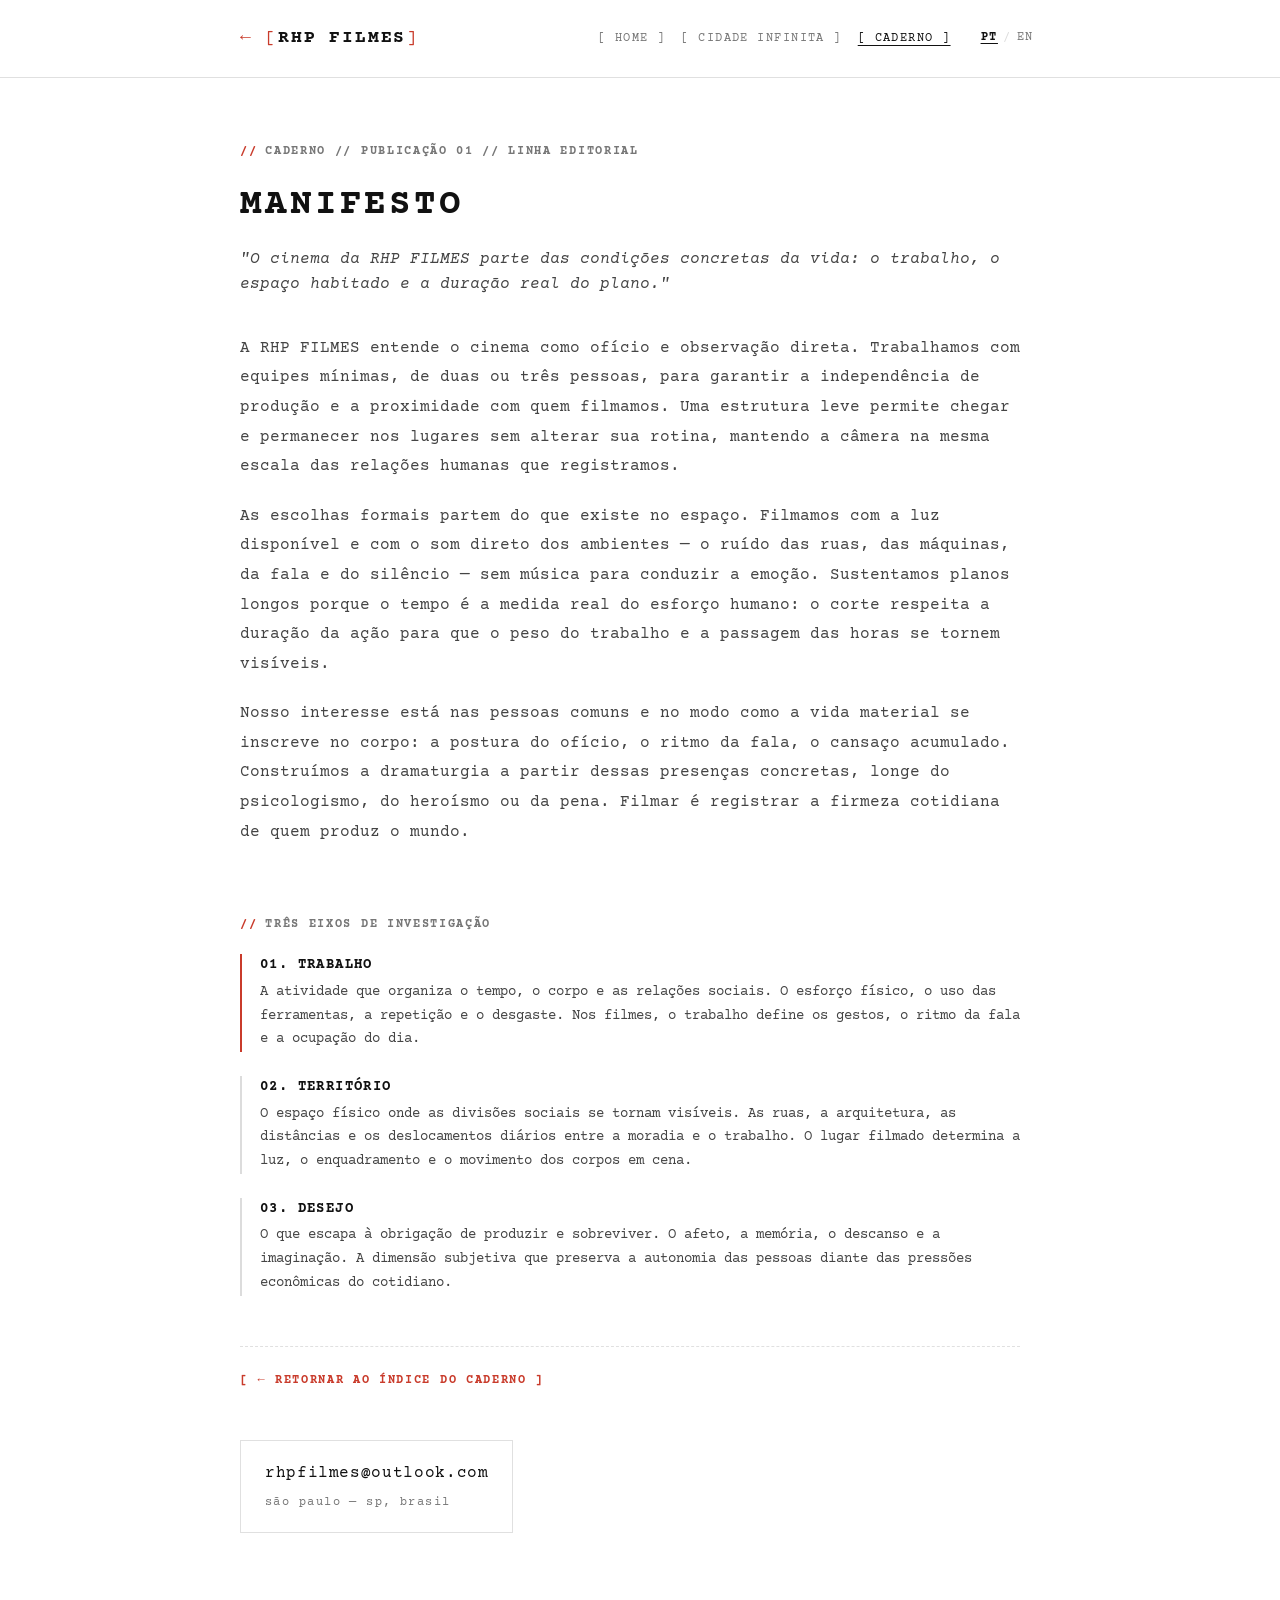
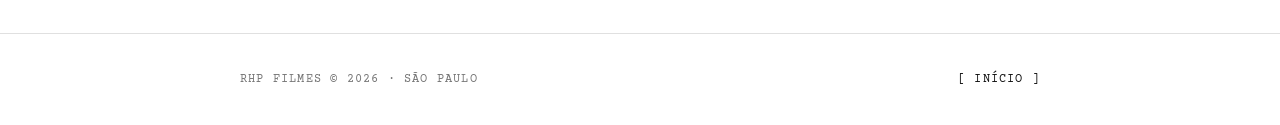
<file: caderno/manifesto.html>
<!DOCTYPE html>
<html lang="pt-BR">
<head>
  <meta charset="UTF-8">
  <meta name="viewport" content="width=device-width, initial-scale=1.0">
  <title data-pt="MANIFESTO — CADERNO // RHP FILMES" data-en="MANIFESTO — CADERNO // RHP FILMES">MANIFESTO — CADERNO // RHP FILMES</title>
  <meta name="description" content="Visão, linha editorial e princípios estéticos da RHP Filmes. Caderno de Anotações #01.">
  
  <link rel="stylesheet" href="../css/screenplay.css">
  <link rel="stylesheet" href="../css/home.css?v=2">
  <script src="../js/lang.js" defer></script>
</head>
<body>

  <header class="internal-header">
    <div class="container internal-header-inner">
      <a href="../index.html" class="internal-logo" style="white-space: nowrap;">
        <span class="bracket">← [</span> RHP FILMES <span class="bracket">]</span>
      </a>

      <nav class="internal-nav" aria-label="Navegação">
        <a href="../index.html">[ HOME ]</a>
        <a href="../cidade-infinita.html">[ CIDADE INFINITA ]</a>
        <a href="index.html" class="active">[ CADERNO ]</a>

        <!-- Seletor de Idioma Discreto -->
        <button type="button" class="lang-switch" aria-label="Alternar idioma / Switch language" style="margin-left: 8px;">
          <span class="lang-opt lang-opt-pt active">PT</span>
          <span class="lang-sep">/</span>
          <span class="lang-opt lang-opt-en">EN</span>
        </button>
      </nav>
    </div>
  </header>

  <main class="internal-content">
    <div class="container">
      
      <div class="slugline" style="margin-bottom: 16px;">
        <span class="i18n-pt">CADERNO // PUBLICAÇÃO 01 // LINHA EDITORIAL</span>
        <span class="i18n-en">CADERNO // ENTRY 01 // EDITORIAL LINE</span>
      </div>
      
      <h1 class="page-title">MANIFESTO</h1>
      
      <p class="page-tagline">
        <span class="i18n-pt">"O cinema da RHP FILMES parte das condições concretas da vida: o trabalho, o espaço habitado e a duração real do plano."</span>
        <span class="i18n-en">"The cinema of RHP FILMES starts from the concrete conditions of life: labor, inhabited space, and the real duration of the shot."</span>
      </p>

      <div style="font-size: var(--text-base); color: var(--text-secondary); line-height: 1.85; max-width: 780px;">
        <div class="i18n-pt">
          <p style="margin-bottom: 20px;">
            A RHP FILMES entende o cinema como ofício e observação direta. Trabalhamos com equipes mínimas, de duas ou três pessoas, para garantir a independência de produção e a proximidade com quem filmamos. Uma estrutura leve permite chegar e permanecer nos lugares sem alterar sua rotina, mantendo a câmera na mesma escala das relações humanas que registramos.
          </p>
          <p style="margin-bottom: 20px;">
            As escolhas formais partem do que existe no espaço. Filmamos com a luz disponível e com o som direto dos ambientes — o ruído das ruas, das máquinas, da fala e do silêncio — sem música para conduzir a emoção. Sustentamos planos longos porque o tempo é a medida real do esforço humano: o corte respeita a duração da ação para que o peso do trabalho e a passagem das horas se tornem visíveis.
          </p>
          <p style="margin-bottom: 28px;">
            Nosso interesse está nas pessoas comuns e no modo como a vida material se inscreve no corpo: a postura do ofício, o ritmo da fala, o cansaço acumulado. Construímos a dramaturgia a partir dessas presenças concretas, longe do psicologismo, do heroísmo ou da pena. Filmar é registrar a firmeza cotidiana de quem produz o mundo.
          </p>
        </div>

        <div class="i18n-en">
          <p style="margin-bottom: 20px;">
            RHP FILMES approaches cinema as craft and direct observation. We work with minimal crews of two or three people to ensure production independence and closeness to those we film. A light structure allows us to enter and remain in spaces without disrupting their routine, keeping the camera on the exact scale of the human relations we record.
          </p>
          <p style="margin-bottom: 20px;">
            Formal choices stem from what exists in the space. We shoot with available light and direct environmental sound—the noise of streets, machinery, speech, and silence—without music to guide emotion. We hold long takes because time is the real measure of human effort: the cut respects the duration of the action so that the weight of labor and the passing of hours become visible.
          </p>
          <p style="margin-bottom: 28px;">
            Our focus lies on ordinary people and the way material life is inscribed on the body: work posture, speech cadence, accumulated fatigue. Dramaturgy is built from these concrete presences, away from psychologism, heroism, or pity. To film is to record the everyday endurance of those who produce the world.
          </p>
        </div>
      </div>

      <div class="slugline" style="margin: 40px 0 20px 0;">
        <span class="i18n-pt">TRÊS EIXOS DE INVESTIGAÇÃO</span>
        <span class="i18n-en">THREE AXES OF INQUIRY</span>
      </div>

      <div style="display: flex; flex-direction: column; gap: 24px; max-width: 780px;">
        <div style="border-left: 2px solid var(--accent-director); padding-left: 18px;">
          <strong style="display: block; font-size: var(--text-sm); text-transform: uppercase; letter-spacing: 0.1em; color: var(--text-main); margin-bottom: 4px;">
            <span class="i18n-pt">01. TRABALHO</span>
            <span class="i18n-en">01. LABOR</span>
          </strong>
          <p style="font-size: var(--text-sm); color: var(--text-secondary); line-height: 1.7; margin: 0;">
            <span class="i18n-pt">A atividade que organiza o tempo, o corpo e as relações sociais. O esforço físico, o uso das ferramentas, a repetição e o desgaste. Nos filmes, o trabalho define os gestos, o ritmo da fala e a ocupação do dia.</span>
            <span class="i18n-en">The activity that organizes time, the body, and social relations. Physical effort, the use of tools, repetition, and fatigue. In our films, labor defines gesture, speech cadence, and the occupation of the day.</span>
          </p>
        </div>

        <div style="border-left: 2px solid var(--border-solid); padding-left: 18px;">
          <strong style="display: block; font-size: var(--text-sm); text-transform: uppercase; letter-spacing: 0.1em; color: var(--text-main); margin-bottom: 4px;">
            <span class="i18n-pt">02. TERRITÓRIO</span>
            <span class="i18n-en">02. TERRITORY</span>
          </strong>
          <p style="font-size: var(--text-sm); color: var(--text-secondary); line-height: 1.7; margin: 0;">
            <span class="i18n-pt">O espaço físico onde as divisões sociais se tornam visíveis. As ruas, a arquitetura, as distâncias e os deslocamentos diários entre a moradia e o trabalho. O lugar filmado determina a luz, o enquadramento e o movimento dos corpos em cena.</span>
            <span class="i18n-en">The physical space where social divisions become visible. Streets, architecture, distances, and the daily commute between home and work. The filmed location dictates light, framing, and the movement of bodies on screen.</span>
          </p>
        </div>

        <div style="border-left: 2px solid var(--border-solid); padding-left: 18px;">
          <strong style="display: block; font-size: var(--text-sm); text-transform: uppercase; letter-spacing: 0.1em; color: var(--text-main); margin-bottom: 4px;">
            <span class="i18n-pt">03. DESEJO</span>
            <span class="i18n-en">03. DESIRE</span>
          </strong>
          <p style="font-size: var(--text-sm); color: var(--text-secondary); line-height: 1.7; margin: 0;">
            <span class="i18n-pt">O que escapa à obrigação de produzir e sobreviver. O afeto, a memória, o descanso e a imaginação. A dimensão subjetiva que preserva a autonomia das pessoas diante das pressões econômicas do cotidiano.</span>
            <span class="i18n-en">What escapes the obligation to produce and survive. Affection, memory, rest, and imagination. The subjective dimension that preserves personal autonomy against the economic pressures of daily life.</span>
          </p>
        </div>
      </div>

      <!-- Navegação de Retorno ao Caderno -->
      <div style="margin-top: 50px; padding-top: 20px; border-top: 1px dashed var(--border-light); max-width: 780px;">
        <a href="index.html" style="font-size: var(--text-xs); font-weight: 700; text-transform: uppercase; letter-spacing: 0.14em; color: var(--accent-director);">
          [ <span class="i18n-pt">← RETORNAR AO ÍNDICE DO CADERNO</span><span class="i18n-en">← RETURN TO CADERNO INDEX</span> ]
        </a>
      </div>

      <!-- Caixa de Contato Discreta -->
      <div class="contact-box">
        <a href="mailto:rhpfilmes@outlook.com">rhpfilmes@outlook.com</a>
        <span class="contact-sub">
          <span class="i18n-pt">São Paulo — SP, Brasil</span>
          <span class="i18n-en">São Paulo — SP, Brazil</span>
        </span>
      </div>

    </div>
  </main>

  <footer class="internal-footer">
    <div class="container" style="display: flex; justify-content: space-between; align-items: center; flex-wrap: wrap; gap: 12px;">
      <span>RHP FILMES © 2026 · SÃO PAULO</span>
      <a href="../index.html">[ <span class="i18n-pt">INÍCIO</span><span class="i18n-en">HOME</span> ]</a>
    </div>
  </footer>

</body>
</html>
</file>
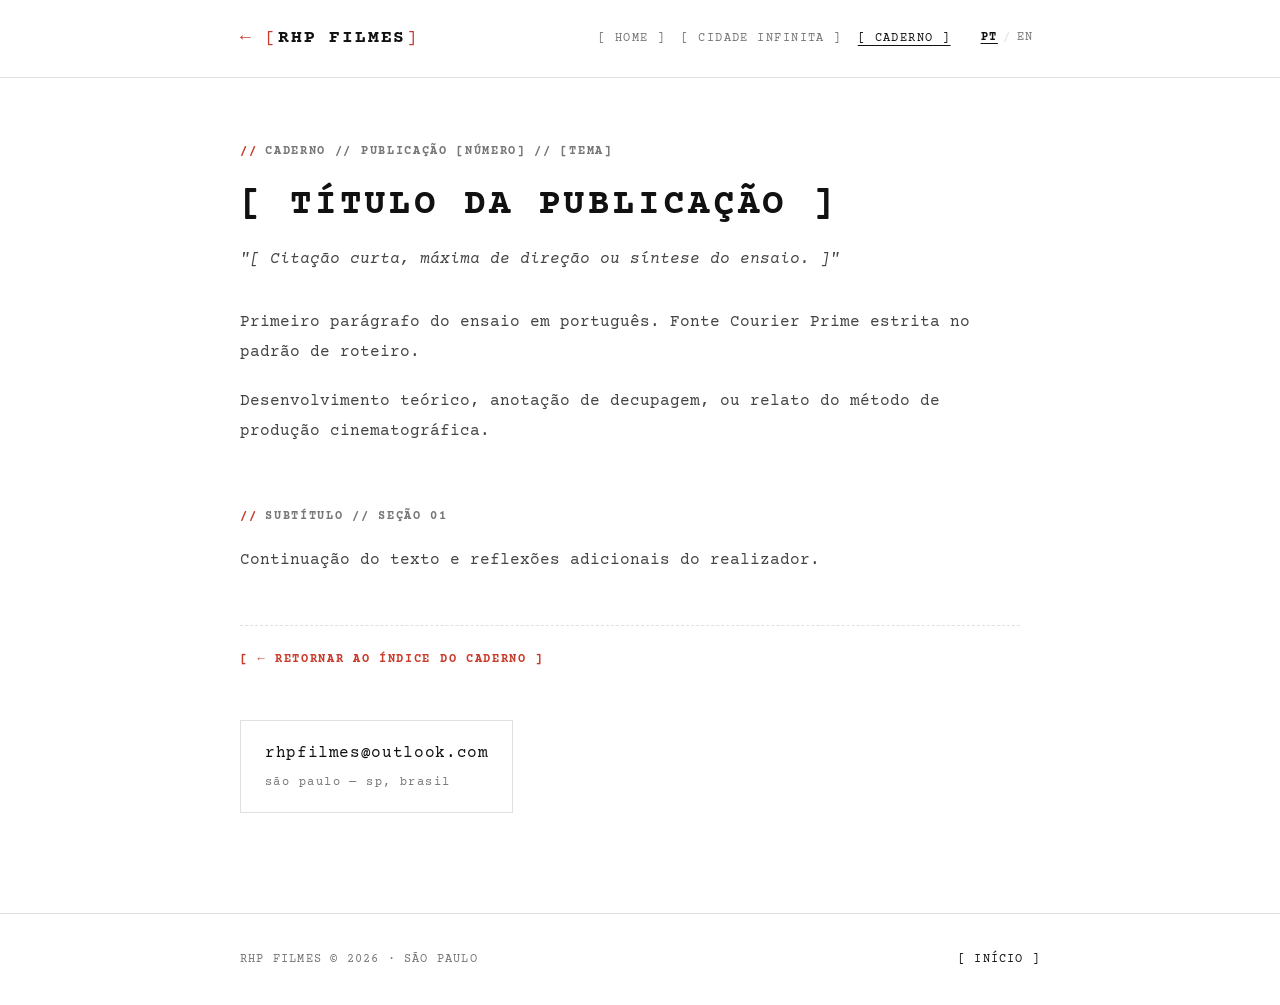
<file: caderno/modelo-ensaio.html>
<!DOCTYPE html>
<html lang="pt-BR">
<head>
  <meta charset="UTF-8">
  <meta name="viewport" content="width=device-width, initial-scale=1.0">
  <title data-pt="TÍTULO DA PUBLICAÇÃO — CADERNO // RHP FILMES" data-en="ENTRY TITLE — CADERNO // RHP FILMES">TÍTULO DA PUBLICAÇÃO — CADERNO // RHP FILMES</title>
  <meta name="description" content="Descrição breve da publicação para indexadores e redes.">
  
  <link rel="stylesheet" href="../css/screenplay.css">
  <link rel="stylesheet" href="../css/home.css?v=2">
  <script src="../js/lang.js" defer></script>
</head>
<body>

  <header class="internal-header">
    <div class="container internal-header-inner">
      <a href="../index.html" class="internal-logo" style="white-space: nowrap;">
        <span class="bracket">← [</span> RHP FILMES <span class="bracket">]</span>
      </a>

      <nav class="internal-nav" aria-label="Navegação">
        <a href="../index.html">[ HOME ]</a>
        <a href="../cidade-infinita.html">[ CIDADE INFINITA ]</a>
        <a href="index.html" class="active">[ CADERNO ]</a>

        <!-- Seletor de Idioma Discreto -->
        <button type="button" class="lang-switch" aria-label="Alternar idioma / Switch language" style="margin-left: 8px;">
          <span class="lang-opt lang-opt-pt active">PT</span>
          <span class="lang-sep">/</span>
          <span class="lang-opt lang-opt-en">EN</span>
        </button>
      </nav>
    </div>
  </header>

  <main class="internal-content">
    <div class="container">
      
      <!-- Rubrica de Decupagem / Identificação -->
      <div class="slugline" style="margin-bottom: 16px;">
        <span class="i18n-pt">CADERNO // PUBLICAÇÃO [NÚMERO] // [TEMA]</span>
        <span class="i18n-en">CADERNO // ENTRY [NUMBER] // [THEME]</span>
      </div>
      
      <h1 class="page-title">[ TÍTULO DA PUBLICAÇÃO ]</h1>
      
      <p class="page-tagline">
        <span class="i18n-pt">"[ Citação curta, máxima de direção ou síntese do ensaio. ]"</span>
        <span class="i18n-en">"[ Short quote, director's maxim, or essay thesis. ]"</span>
      </p>

      <!-- Corpo do Texto em Courier Prime / Screenplay Monospace -->
      <div style="font-size: var(--text-base); color: var(--text-secondary); line-height: 1.85; max-width: 780px;">
        <div class="i18n-pt">
          <p style="margin-bottom: 20px;">
            Primeiro parágrafo do ensaio em português. Fonte Courier Prime estrita no padrão de roteiro.
          </p>
          <p style="margin-bottom: 20px;">
            Desenvolvimento teórico, anotação de decupagem, ou relato do método de produção cinematográfica.
          </p>
        </div>

        <div class="i18n-en">
          <p style="margin-bottom: 20px;">
            First paragraph in English. Strict Courier Prime screenplay typography.
          </p>
          <p style="margin-bottom: 20px;">
            Theoretical inquiry, scene breakdown notes, or reflection on the auteur production method.
          </p>
        </div>
      </div>

      <!-- Intertítulo / Seção -->
      <div class="slugline" style="margin: 40px 0 20px 0;">
        <span class="i18n-pt">SUBTÍTULO // SEÇÃO 01</span>
        <span class="i18n-en">SUBTITLE // SECTION 01</span>
      </div>

      <div style="font-size: var(--text-base); color: var(--text-secondary); line-height: 1.85; max-width: 780px;">
        <div class="i18n-pt">
          <p style="margin-bottom: 20px;">
            Continuação do texto e reflexões adicionais do realizador.
          </p>
        </div>

        <div class="i18n-en">
          <p style="margin-bottom: 20px;">
            Continuation of the text and further directorial notes.
          </p>
        </div>
      </div>

      <!-- Retorno ao Índice do Caderno -->
      <div style="margin-top: 50px; padding-top: 20px; border-top: 1px dashed var(--border-light); max-width: 780px;">
        <a href="index.html" style="font-size: var(--text-xs); font-weight: 700; text-transform: uppercase; letter-spacing: 0.14em; color: var(--accent-director);">
          [ <span class="i18n-pt">← RETORNAR AO ÍNDICE DO CADERNO</span><span class="i18n-en">← RETURN TO CADERNO INDEX</span> ]
        </a>
      </div>

      <!-- Contato Discreto -->
      <div class="contact-box">
        <a href="mailto:rhpfilmes@outlook.com">rhpfilmes@outlook.com</a>
        <span class="contact-sub">
          <span class="i18n-pt">São Paulo — SP, Brasil</span>
          <span class="i18n-en">São Paulo — SP, Brazil</span>
        </span>
      </div>

    </div>
  </main>

  <footer class="internal-footer">
    <div class="container" style="display: flex; justify-content: space-between; align-items: center; flex-wrap: wrap; gap: 12px;">
      <span>RHP FILMES © 2026 · SÃO PAULO</span>
      <a href="../index.html">[ <span class="i18n-pt">INÍCIO</span><span class="i18n-en">HOME</span> ]</a>
    </div>
  </footer>

</body>
</html>
</file>
<file: css/screenplay.css>
/* ==========================================================================
   RHP FILMES — SCREENPLAY CORE SYSTEM (WHITE CANVAS / PAPEL DE ROTEIRO)
   Tipografia: Courier Prime / Screenplay Monospace
   Estética: Cinema Autoral · Fundo Branco Puro · Tinta Tipográfica Negra
   ========================================================================== */

@import url('https://fonts.googleapis.com/css2?family=Courier+Prime:ital,wght@0,400;0,700;1,400;1,700&display=swap');

:root {
  /* Fundo Branco Puro & Tinta Tipográfica de Máquina */
  --bg-body: #ffffff;
  --bg-surface: #ffffff;
  --bg-surface-elevated: #fafafa;
  --bg-badge: #f4f4f4;

  --text-main: #111111;
  --text-secondary: #444444;
  --text-muted: #777777;
  --text-inverse: #ffffff;

  --accent-director: #c93b2b;      /* Vermelho fita bicolor / nota de diretor */
  --accent-hover: #000000;

  --border-light: rgba(0, 0, 0, 0.12);
  --border-subtle: rgba(0, 0, 0, 0.06);
  --border-solid: #dcdcdc;

  /* Font Stack Canônica de Roteiro */
  --font-screenplay: 'Courier Prime', 'Courier Screenplay', 'Courier New', Courier, monospace;

  /* Escala Tipográfica (10-pitch / Pica) */
  --text-xs: 0.75rem;     /* 12px */
  --text-sm: 0.875rem;    /* 14px */
  --text-base: 1rem;      /* 16px */
  --text-lg: 1.125rem;    /* 18px */
  --text-xl: 1.375rem;    /* 22px */
  --text-2xl: 1.75rem;    /* 28px */
  --text-3xl: 2.25rem;    /* 36px */
  --text-hero: 2.75rem;   /* 44px */

  --container-max: 880px;
  --transition-fast: 0.15s ease-out;
}

/* Reset Semântico */
*, *::before, *::after {
  box-sizing: border-box;
  margin: 0;
  padding: 0;
}

html {
  font-size: 16px;
  scroll-behavior: smooth;
  background-color: var(--bg-body);
  color: var(--text-main);
  -webkit-font-smoothing: antialiased;
  -moz-osx-font-smoothing: grayscale;
}

body {
  font-family: var(--font-screenplay);
  line-height: 1.6;
  min-height: 100vh;
  background-color: var(--bg-body);
  color: var(--text-main);
}

/* Seleção de texto estilo fita de máquina de escrever */
::selection {
  background-color: var(--text-main);
  color: var(--text-inverse);
}

/* Links & Interações */
a {
  color: var(--text-main);
  text-decoration: none;
  transition: color var(--transition-fast), border-color var(--transition-fast);
}

a:hover {
  color: var(--accent-director);
}

/* Container de Leitura */
.container {
  width: 100%;
  max-width: var(--container-max);
  margin-left: auto;
  margin-right: auto;
  padding-left: clamp(20px, 5vw, 40px);
  padding-right: clamp(20px, 5vw, 40px);
}

/* Notações e Rubricas de Roteiro */
.slugline {
  font-size: var(--text-xs);
  text-transform: uppercase;
  letter-spacing: 0.14em;
  color: var(--text-muted);
  font-weight: 700;
  display: inline-flex;
  align-items: center;
  gap: 8px;
}

.slugline::before {
  content: "//";
  color: var(--accent-director);
}
</file>
<file: css/home.css>
/* ==========================================================================
   RHP FILMES — ULTRA-MINIMAL HOME & PAGES (WHITE CANVAS)
   Fundo Branco Puro · Logo no Centro · Tipografia Courier Screenplay
   ========================================================================== */

/* --------------------------------------------------------------------------
   0. I18N BILÍNGUE (PORTUGUÊS / INGLÊS) — CONTROLE SEM FLICKER & BOTÃO DISCRETO
   -------------------------------------------------------------------------- */
html:not([lang="en"]) .i18n-en {
  display: none !important;
}

html[lang="en"] .i18n-pt {
  display: none !important;
}

/* Seletor de Idioma Discreto & Minimalista */
.lang-switch {
  display: inline-flex;
  align-items: center;
  gap: 4px;
  background: transparent;
  border: none;
  cursor: pointer;
  font-family: var(--font-screenplay);
  font-size: var(--text-xs);
  letter-spacing: 0.14em;
  color: var(--text-muted);
  padding: 4px 6px;
  text-transform: uppercase;
  transition: color var(--transition-fast);
  line-height: 1;
}

.lang-switch:hover {
  color: var(--text-main);
}

.lang-switch .lang-opt {
  color: var(--text-muted);
  transition: all var(--transition-fast);
}

.lang-switch .lang-opt.active {
  color: var(--text-main);
  font-weight: 700;
  text-decoration: underline;
  text-underline-offset: 3px;
}

.lang-switch .lang-sep {
  color: var(--border-solid);
  font-weight: 300;
  margin: 0 1px;
}

/* Botão de idioma posicionado no canto superior direito da tela (Home) */
.home-lang-fixed {
  position: absolute;
  top: 24px;
  right: 28px;
  z-index: 100;
}

/* --------------------------------------------------------------------------
   1. HOME RADICALMENTE MÍNIMA (LOGO NO CENTRO)
   -------------------------------------------------------------------------- */
.home-viewport {
  min-height: 100vh;
  display: flex;
  flex-direction: column;
  justify-content: center;
  align-items: center;
  padding: 40px 24px;
  text-align: center;
}

.home-center-brand {
  display: flex;
  flex-direction: column;
  align-items: center;
  gap: 12px;
  margin-bottom: 36px;
}

.home-logo {
  display: inline-block;
  white-space: nowrap;
  font-size: clamp(1.25rem, 6vw, var(--text-hero));
  font-weight: 700;
  letter-spacing: 0.14em;
  color: var(--text-main);
  text-transform: uppercase;
  line-height: 1.15;
  max-width: 100%;
}

.home-logo .bracket {
  color: var(--accent-director);
  font-weight: 400;
  display: inline-block;
}

.home-tagline {
  font-size: clamp(0.68rem, 2.5vw, var(--text-xs));
  letter-spacing: clamp(0.1em, 2vw, 0.22em);
  color: var(--text-muted);
  text-transform: uppercase;
  white-space: nowrap;
}

/* Links discretos sob o logo */
.home-nav-minimal {
  display: flex;
  gap: 20px;
  justify-content: center;
  align-items: center;
  flex-wrap: wrap;
  padding-top: 24px;
  border-top: 1px solid var(--border-light);
}

.home-nav-minimal a {
  font-size: var(--text-xs);
  text-transform: uppercase;
  letter-spacing: 0.16em;
  color: var(--text-secondary);
  padding: 4px 8px;
  transition: all var(--transition-fast);
}

.home-nav-minimal a:hover {
  color: var(--text-main);
  border-bottom: 1px solid var(--text-main);
}

/* Rodapé ultra-sutil da Home */
.home-footer-meta {
  position: absolute;
  bottom: 24px;
  font-size: 11px;
  color: #999999;
  letter-spacing: 0.14em;
  text-transform: uppercase;
}

/* --------------------------------------------------------------------------
   2. PÁGINAS INTERNAS (CABEÇALHO & ESTRUTURA BRANCA)
   -------------------------------------------------------------------------- */
.internal-header {
  border-bottom: 1px solid var(--border-light);
  padding: 24px 0;
  background: #ffffff;
  position: sticky;
  top: 0;
  z-index: 100;
}

.internal-header-inner {
  display: flex;
  justify-content: space-between;
  align-items: center;
  gap: 16px;
  flex-wrap: wrap;
}

.internal-logo {
  font-size: clamp(0.95rem, 4vw, var(--text-lg));
  font-weight: 700;
  letter-spacing: 0.1em;
  color: var(--text-main);
  white-space: nowrap;
  display: inline-flex;
  align-items: center;
}

.internal-logo .bracket {
  color: var(--accent-director);
  font-weight: 400;
}

.internal-nav {
  display: flex;
  gap: 16px;
  align-items: center;
  flex-wrap: wrap;
}

.internal-nav a {
  font-size: var(--text-xs);
  text-transform: uppercase;
  letter-spacing: 0.12em;
  color: var(--text-muted);
}

.internal-nav a:hover,
.internal-nav a.active {
  color: var(--text-main);
  text-decoration: underline;
  text-underline-offset: 4px;
}

/* Conteúdo da Página Interna */
.internal-content {
  padding: 60px 0 100px 0;
}

.page-title {
  font-size: clamp(1.8rem, 3.5vw, var(--text-3xl));
  font-weight: 700;
  letter-spacing: 0.08em;
  text-transform: uppercase;
  margin-bottom: 12px;
}

.page-tagline {
  font-size: var(--text-base);
  color: var(--text-secondary);
  font-style: italic;
  margin-bottom: 36px;
}

/* Hero Cinematográfico Full-Bleed (Largura Total da Tela) */
.hero-fullbleed {
  width: 100%;
  background: #000000;
  border-bottom: 1px solid var(--border-light);
  overflow: hidden;
}

.hero-fullbleed-video-wrap {
  width: 100%;
  height: clamp(320px, 52vh, 620px);
  position: relative;
  overflow: hidden;
  background: #000000;
}

.hero-fullbleed-video-wrap video {
  width: 100%;
  height: 100%;
  object-fit: contain;
  object-position: center center;
  display: block;
  background: #000000;
}

.hero-fullbleed-caption {
  padding: 12px 0;
  font-size: var(--text-xs);
  color: var(--text-muted);
  border-top: 1px solid var(--border-light);
  border-bottom: 1px solid var(--border-light);
  text-transform: uppercase;
  letter-spacing: 0.08em;
  background: #ffffff;
}

.hero-fullbleed-caption .container {
  display: flex;
  justify-content: space-between;
  align-items: center;
  flex-wrap: wrap;
  gap: 8px;
}

/* Moldura para a Foto do Filme no Fundo Branco */
.still-frame {
  width: 100%;
  border: 1px solid var(--border-light);
  margin-bottom: 36px;
  background: #fafafa;
}

.still-frame img,
.still-frame video {
  width: 100%;
  height: auto;
  display: block;
  background: #000000;
}

.still-caption {
  padding: 10px 16px;
  font-size: var(--text-xs);
  color: var(--text-muted);
  border-top: 1px solid var(--border-light);
  display: flex;
  justify-content: space-between;
  text-transform: uppercase;
  letter-spacing: 0.08em;
  background: #ffffff;
}

/* Tabela de Ficha Técnica Limpa & Compacta */
.specs-table {
  width: 100%;
  border-collapse: collapse;
  margin: 28px 0;
  border-top: 1px solid var(--border-light);
  border-bottom: 1px solid var(--border-light);
}

.specs-table tr {
  border-bottom: 1px solid var(--border-subtle);
}

.specs-table tr:last-child {
  border-bottom: none;
}

.specs-table th,
.specs-table td {
  padding: 8px 12px;
  font-size: var(--text-sm);
  text-align: left;
  vertical-align: top;
  line-height: 1.45;
}

.specs-table th {
  width: 220px;
  color: var(--text-muted);
  font-weight: 400;
  text-transform: uppercase;
  letter-spacing: 0.08em;
}

.specs-table td {
  color: var(--text-main);
  font-weight: 400;
}

/* Blocos de Pesquisa */
.research-block {
  margin-top: 40px;
  padding: 24px;
  border: 1px dashed var(--border-light);
  background: #fafafa;
}

.research-title {
  font-size: var(--text-xs);
  color: var(--accent-director);
  text-transform: uppercase;
  letter-spacing: 0.14em;
  font-weight: 700;
  margin-bottom: 16px;
}

.research-list {
  list-style: none;
  display: flex;
  flex-direction: column;
  gap: 12px;
}

.research-item {
  font-size: var(--text-sm);
  color: var(--text-main);
  line-height: 1.6;
}

.research-item strong {
  display: block;
  font-size: var(--text-xs);
  text-transform: uppercase;
  letter-spacing: 0.08em;
  color: var(--text-main);
  margin-bottom: 2px;
}

.research-item p {
  color: var(--text-secondary);
  font-size: var(--text-sm);
  margin: 0;
}

/* Bloco de Contato */
.contact-box {
  margin-top: 48px;
  padding: 20px 24px;
  border: 1px solid var(--border-light);
  display: inline-flex;
  flex-direction: column;
  gap: 6px;
  background: #ffffff;
}

.contact-box a {
  font-size: var(--text-base);
  font-weight: 400;
  color: var(--text-main);
  letter-spacing: 0.04em;
}

.contact-box a:hover {
  color: var(--accent-director);
}

.contact-box span {
  font-size: var(--text-xs);
  color: var(--text-muted);
  text-transform: lowercase;
  letter-spacing: 0.12em;
}

/* Rodapé das páginas internas */
.internal-footer {
  padding: 36px 0;
  border-top: 1px solid var(--border-light);
  font-size: var(--text-xs);
  color: var(--text-muted);
  text-transform: uppercase;
  letter-spacing: 0.1em;
}

/* --------------------------------------------------------------------------
   4. AJUSTES RESPONSIVOS (MOBILE ESTREITO / TELAS PEQUENAS)
   -------------------------------------------------------------------------- */
@media (max-width: 480px) {
  .home-viewport {
    padding: 24px 16px;
  }
  
  .home-center-brand {
    gap: 8px;
    margin-bottom: 24px;
  }
  
  .home-nav-minimal {
    gap: 12px;
    padding-top: 18px;
  }
  
  .home-nav-minimal a {
    font-size: 11px;
    letter-spacing: 0.1em;
    padding: 4px 6px;
  }

  .internal-header {
    padding: 16px 0;
  }

  .internal-header-inner {
    gap: 12px;
  }

  .internal-nav {
    gap: 10px;
  }

  .internal-nav a {
    font-size: 11px;
    letter-spacing: 0.08em;
  }
}
</file>
